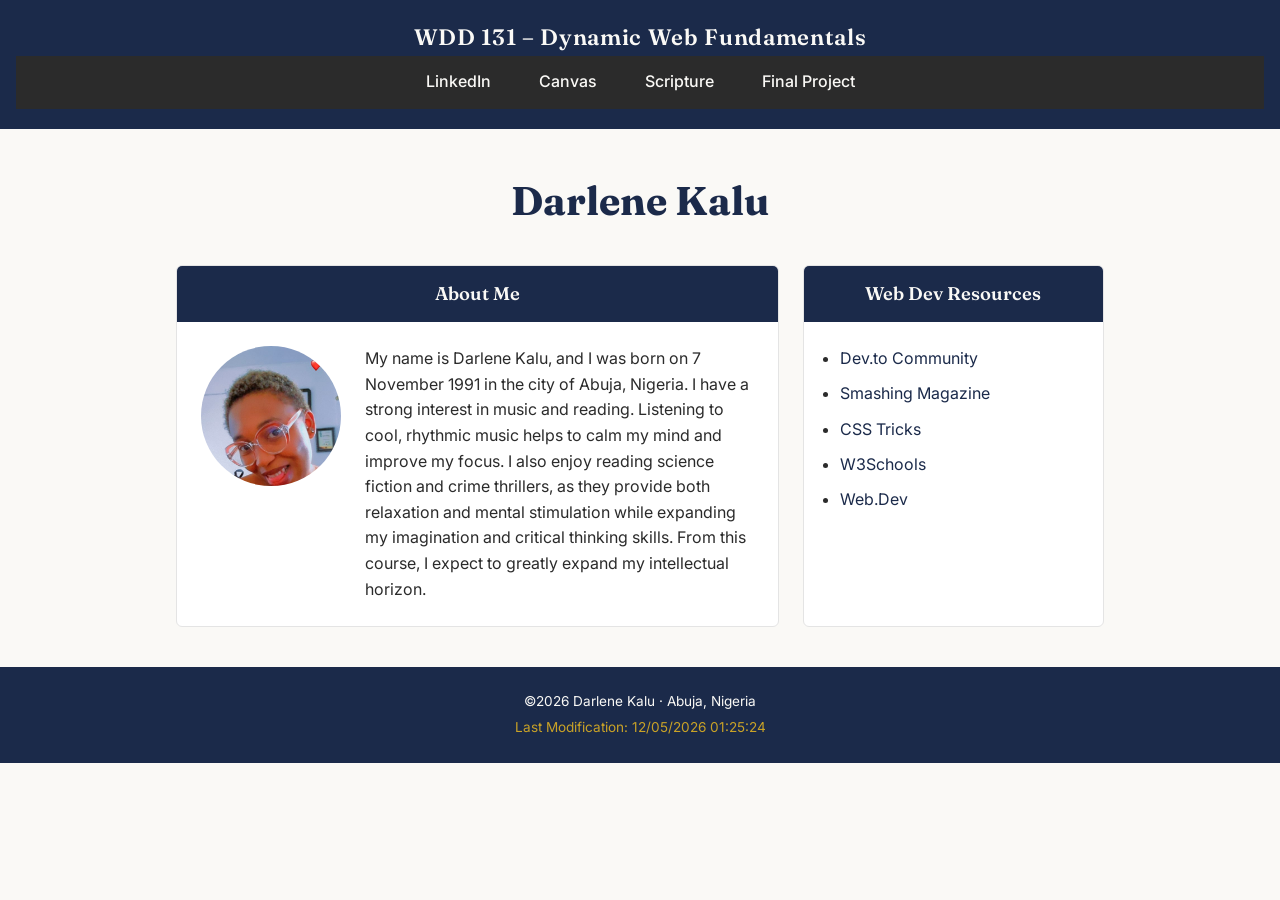
<file: index.html>
<!DOCTYPE html>
<html lang="en">

<head>
    <meta charset="UTF-8">
    <meta name="viewport" content="width=device-width, initial-scale=1.0">
    <title>WDD 131 – Dynamic Web Fundamentals – Darlene Kalu</title>
    <meta name="description" content="WDD 131 – Dynamic Web Fundamentals course home page for Darlene Kalu, featuring an About Me profile and a curated list of web development resources.">
    <meta name="author" content="Darlene Kalu">

    <link rel="preconnect" href="https://fonts.googleapis.com">
    <link rel="preconnect" href="https://fonts.gstatic.com" crossorigin>
    <link href="https://fonts.googleapis.com/css2?family=Fraunces:opsz,wght@9..144,500;9..144,600;9..144,700&family=Inter:wght@400;500;600&display=swap" rel="stylesheet">

    <link rel="stylesheet" href="styles/base.css">
    <script src="scripts/getdates.js" defer></script>
</head>

<body>
    <header>
        <span id="course-title">WDD 131 – Dynamic Web Fundamentals</span>
        <nav>
            <ul>
                <li><a href="https://www.linkedin.com/in/darlenekalu/" target="_blank" rel="noopener">LinkedIn</a></li>
                <li><a href="https://byupw.instructure.com/" target="_blank" rel="noopener">Canvas</a></li>
                <li><a href="https://www.churchofjesuschrist.org/study/scriptures/nt/eph/6?lang=eng&id=p18#p18" target="_blank" rel="noopener">Scripture</a></li>
                <li><a href="https://github.com/kaluScripts/wdd131" target="_blank" rel="noopener">Final Project</a></li>
            </ul>
        </nav>
    </header>

    <main>
        <h1>Darlene Kalu</h1>

        <div class="card-grid">
            <section class="card">
                <h2>About Me</h2>
                <div class="about-content">
                    <img src="images/profile.jpg" alt="Darlene Kalu, a young woman with short natural hair and round glasses, smiling warmly in a black floral top" width="160" height="160" class="profile-photo">
                    <p>
                        My name is Darlene Kalu, and I was born on 7 November 1991 in the city of
                        Abuja, Nigeria. I have a strong interest in music and reading. Listening to
                        cool, rhythmic music helps to calm my mind and improve my focus. I also enjoy
                        reading science fiction and crime thrillers, as they provide both relaxation
                        and mental stimulation while expanding my imagination and critical thinking
                        skills. From this course, I expect to greatly expand my intellectual horizon.
                    </p>
                </div>
            </section>

            <section class="card">
                <h2>Web Dev Resources</h2>
                <ul class="resource-list">
                    <li><a href="https://dev.to/" target="_blank" rel="noopener">Dev.to Community</a></li>
                    <li><a href="https://www.smashingmagazine.com/" target="_blank" rel="noopener">Smashing Magazine</a></li>
                    <li><a href="https://css-tricks.com/" target="_blank" rel="noopener">CSS Tricks</a></li>
                    <li><a href="https://www.w3schools.com/" target="_blank" rel="noopener">W3Schools</a></li>
                    <li><a href="https://web.dev/learn" target="_blank" rel="noopener">Web.Dev</a></li>
                </ul>
            </section>
        </div>
    </main>

    <footer>
        <p>&copy;<span id="currentyear"></span> Darlene Kalu &middot; Abuja, Nigeria</p>
        <p id="lastModified"></p>
    </footer>
</body>

</html>
</file>
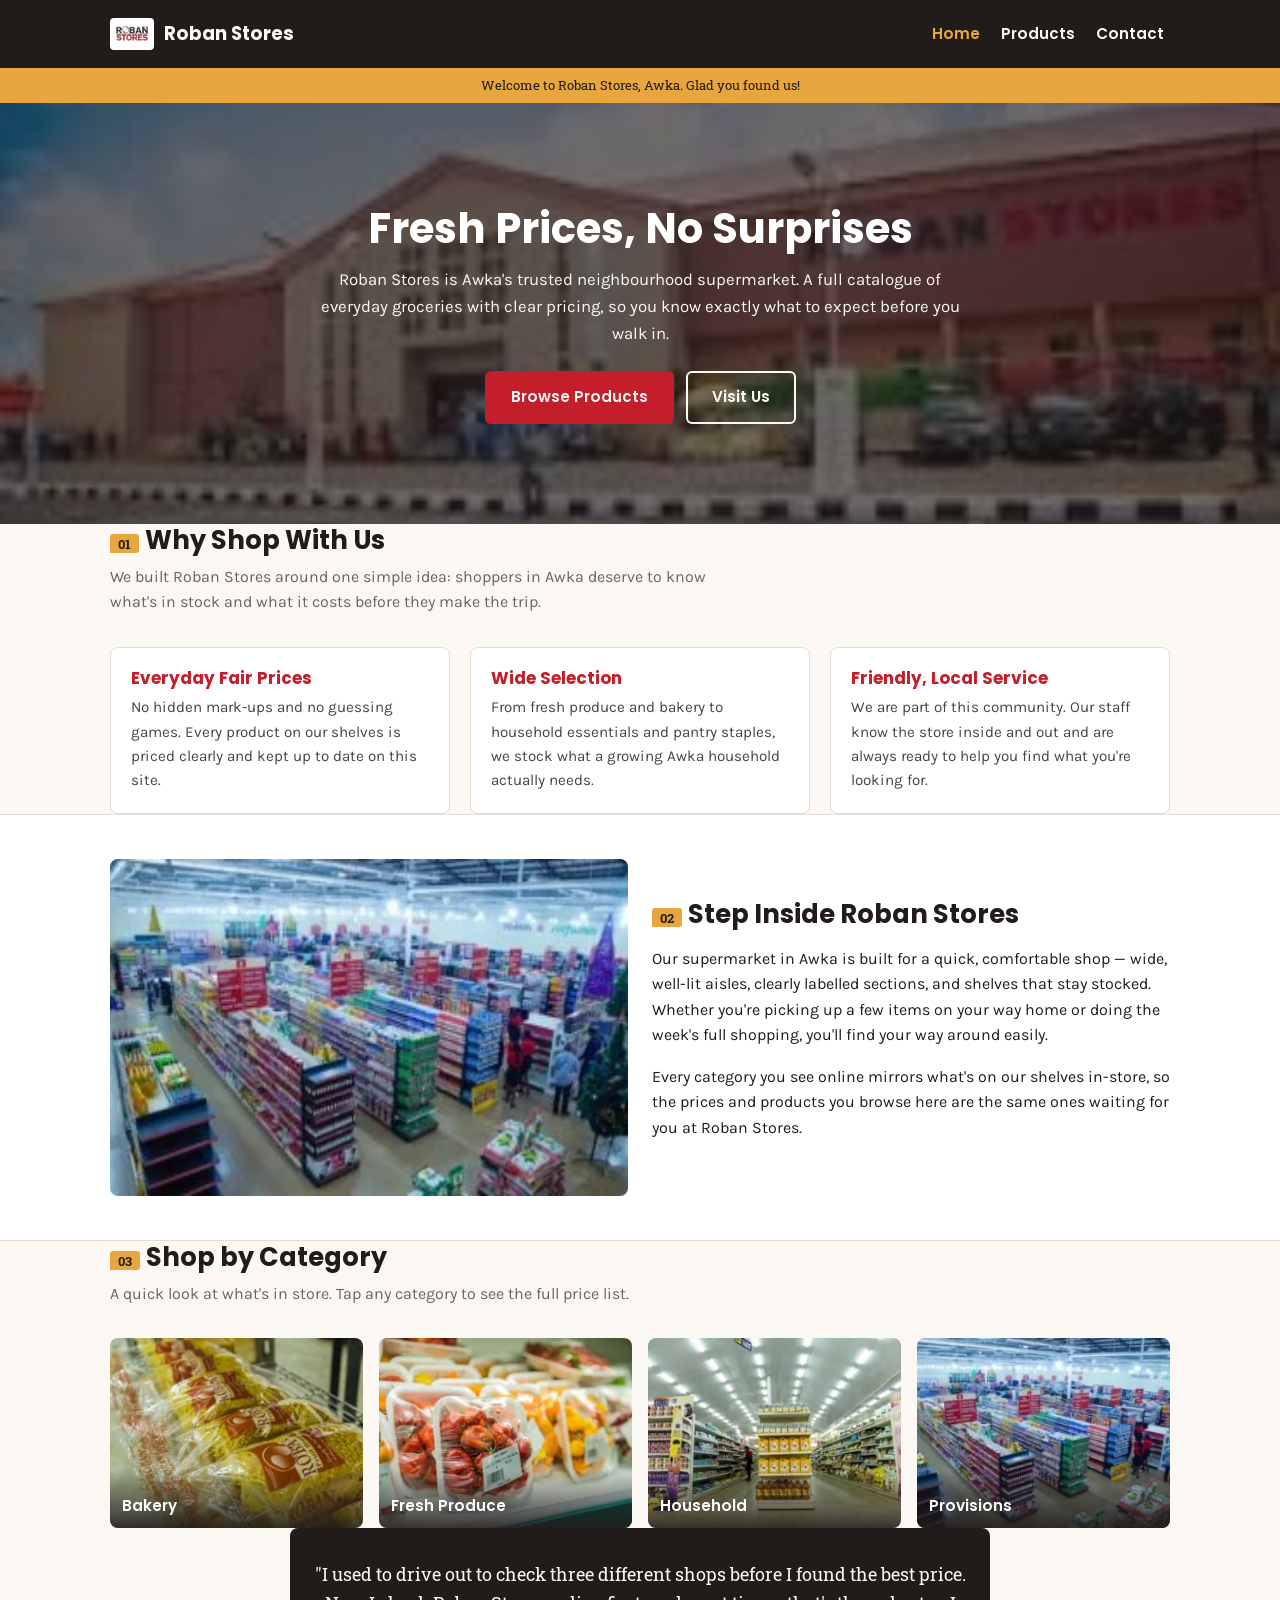
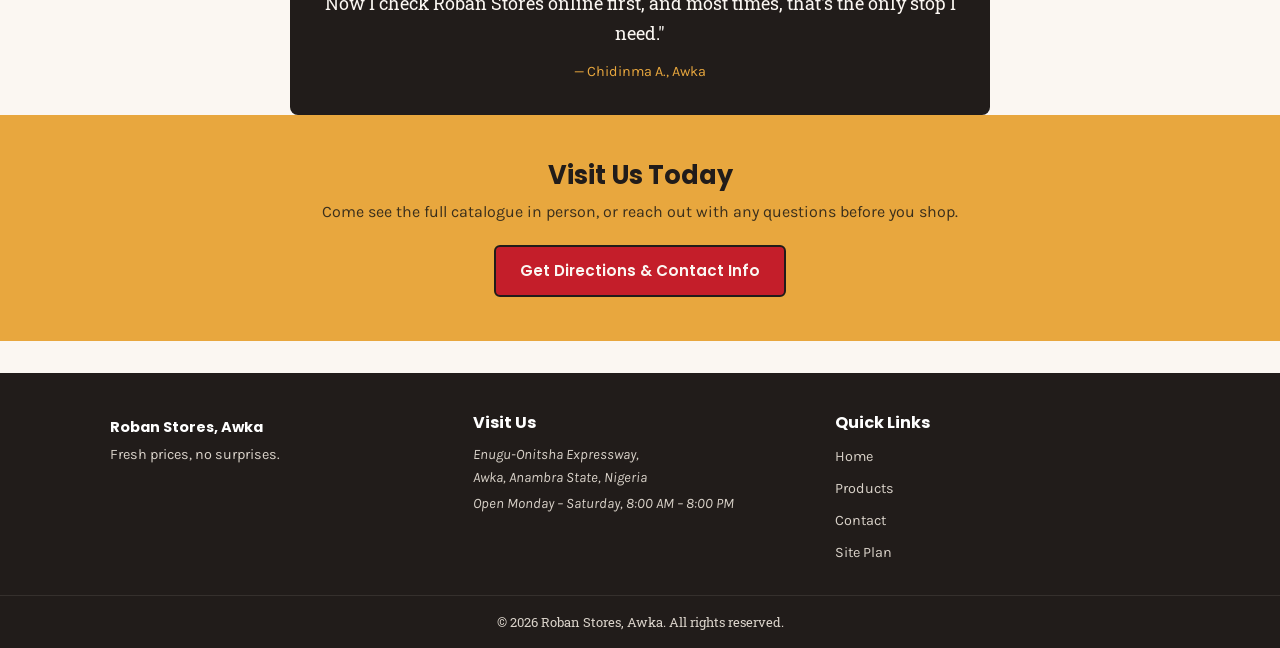
<file: project/index.html>
<!DOCTYPE html>
<html lang="en">
<head>
  <meta charset="UTF-8">
  <meta name="viewport" content="width=device-width, initial-scale=1.0">
  <title>Roban Stores, Awka | Fresh Prices, No Surprises</title>
  <meta name="description" content="Roban Stores is a supermarket in Awka, Anambra State offering fresh produce, bakery, household, and pantry essentials at fair prices. Browse the catalogue and get in touch.">
  <link rel="preconnect" href="https://fonts.googleapis.com">
  <link rel="preconnect" href="https://fonts.gstatic.com" crossorigin>
  <link href="https://fonts.googleapis.com/css2?family=Poppins:wght@600;700&family=Karla:wght@400;500;700&family=Roboto+Slab:wght@500;700&display=swap" rel="stylesheet">
  <link rel="stylesheet" href="styles/styles.css">
</head>
<body>

  <a class="skip-link" href="#main-content">Skip to main content</a>

  <header class="site-header">
    <div class="header-inner">
      <a href="index.html" class="brand">
        <img src="images/roban-stores-awka-logo.webp" alt="Roban Stores logo" class="brand-logo" width="44" height="32">
        <span class="brand-name">Roban Stores</span>
      </a>
      <button type="button" class="nav-toggle" id="navToggle" aria-expanded="false" aria-controls="primaryNav">
        <span class="sr-only">Open menu</span>
        <span class="hamburger"></span>
      </button>
      <nav class="primary-nav" id="primaryNav" aria-label="Primary">
        <ul>
          <li><a href="index.html">Home</a></li>
          <li><a href="products.html">Products</a></li>
          <li><a href="contact.html">Contact</a></li>
        </ul>
      </nav>
    </div>
  </header>

  <div class="visit-bar">
    <p id="visitBadge">Welcome to Roban Stores, Awka!</p>
  </div>

  <main id="main-content">

    <section class="hero hero-home">
      <div class="hero-content">
        <h1>Fresh Prices, No Surprises</h1>
        <p>Roban Stores is Awka's trusted neighbourhood supermarket. A full catalogue of everyday groceries with clear pricing, so you know exactly what to expect before you walk in.</p>
        <div class="hero-actions">
          <a href="products.html" class="btn btn-primary">Browse Products</a>
          <a href="contact.html" class="btn btn-secondary">Visit Us</a>
        </div>
      </div>
    </section>

    <section class="wrap">
      <h2 class="section-title"><span class="tag-number">01</span>Why Shop With Us</h2>
      <p class="section-lead">We built Roban Stores around one simple idea: shoppers in Awka deserve to know what's in stock and what it costs before they make the trip.</p>
      <div class="value-grid">
        <div class="value-card">
          <h3>Everyday Fair Prices</h3>
          <p>No hidden mark-ups and no guessing games. Every product on our shelves is priced clearly and kept up to date on this site.</p>
        </div>
        <div class="value-card">
          <h3>Wide Selection</h3>
          <p>From fresh produce and bakery to household essentials and pantry staples, we stock what a growing Awka household actually needs.</p>
        </div>
        <div class="value-card">
          <h3>Friendly, Local Service</h3>
          <p>We are part of this community. Our staff know the store inside and out and are always ready to help you find what you're looking for.</p>
        </div>
      </div>
    </section>

    <section class="about-strip">
      <div class="wrap about-grid">
        <img src="images/category-provisions.webp" alt="Wide view of a fully stocked Roban Stores aisle with shelves of packaged goods and a checkout area in the background" width="600" height="337" loading="lazy">
        <div>
          <h2 class="section-title"><span class="tag-number">02</span>Step Inside Roban Stores</h2>
          <p>Our supermarket in Awka is built for a quick, comfortable shop — wide, well-lit aisles, clearly labelled sections, and shelves that stay stocked. Whether you're picking up a few items on your way home or doing the week's full shopping, you'll find your way around easily.</p>
          <p>Every category you see online mirrors what's on our shelves in-store, so the prices and products you browse here are the same ones waiting for you at Roban Stores.</p>
        </div>
      </div>
    </section>

    <section class="wrap">
      <h2 class="section-title"><span class="tag-number">03</span>Shop by Category</h2>
      <p class="section-lead">A quick look at what's in store. Tap any category to see the full price list.</p>
      <div class="category-grid">
        <a class="category-card" href="products.html?category=Bakery">
          <img src="images/category-bakery.webp" alt="Freshly packaged loaves of Roban bread on a cooling rack" width="300" height="200" loading="lazy">
          <span class="category-label">Bakery</span>
        </a>
        <a class="category-card" href="products.html?category=Produce">
          <img src="images/category-produce.webp" alt="Fresh tomatoes and fruit packed in trays on a store shelf" width="300" height="200" loading="lazy">
          <span class="category-label">Fresh Produce</span>
        </a>
        <a class="category-card" href="products.html?category=Household">
          <img src="images/category-household.webp" alt="Supermarket aisle stocked with detergents and household items" width="300" height="200" loading="lazy">
          <span class="category-label">Household</span>
        </a>
        <a class="category-card" href="products.html?category=Provisions">
          <img src="images/category-provisions.webp" alt="Shelves stocked with pantry provisions inside Roban Stores" width="300" height="200" loading="lazy">
          <span class="category-label">Provisions</span>
        </a>
      </div>
    </section>

    <section class="wrap">
      <div class="testimonial">
        <p class="quote">"I used to drive out to check three different shops before I found the best price. Now I check Roban Stores online first, and most times, that's the only stop I need."</p>
        <p class="attribution">— Chidinma A., Awka</p>
      </div>
    </section>

    <section class="cta-banner">
      <div class="wrap">
        <h2 class="section-title">Visit Us Today</h2>
        <p>Come see the full catalogue in person, or reach out with any questions before you shop.</p>
        <a href="contact.html" class="btn btn-primary">Get Directions &amp; Contact Info</a>
      </div>
    </section>

  </main>

  <footer class="site-footer">
    <div class="footer-inner">
      <div>
        <p class="footer-brand">Roban Stores, Awka</p>
        <p>Fresh prices, no surprises.</p>
      </div>
      <div>
        <h2>Visit Us</h2>
        <address>
          <p>Enugu-Onitsha Expressway,<br>Awka, Anambra State, Nigeria</p>
          <p>Open Monday &ndash; Saturday, 8:00 AM &ndash; 8:00 PM</p>
        </address>
      </div>
      <div>
        <h2>Quick Links</h2>
        <ul>
          <li><a href="index.html">Home</a></li>
          <li><a href="products.html">Products</a></li>
          <li><a href="contact.html">Contact</a></li>
          <li><a href="siteplan.html">Site Plan</a></li>
        </ul>
      </div>
    </div>
    <p class="copyright">&copy; <span id="year"></span> Roban Stores, Awka. All rights reserved.</p>
  </footer>

  <script src="scripts/main.js"></script>
</body>
</html>
</file>
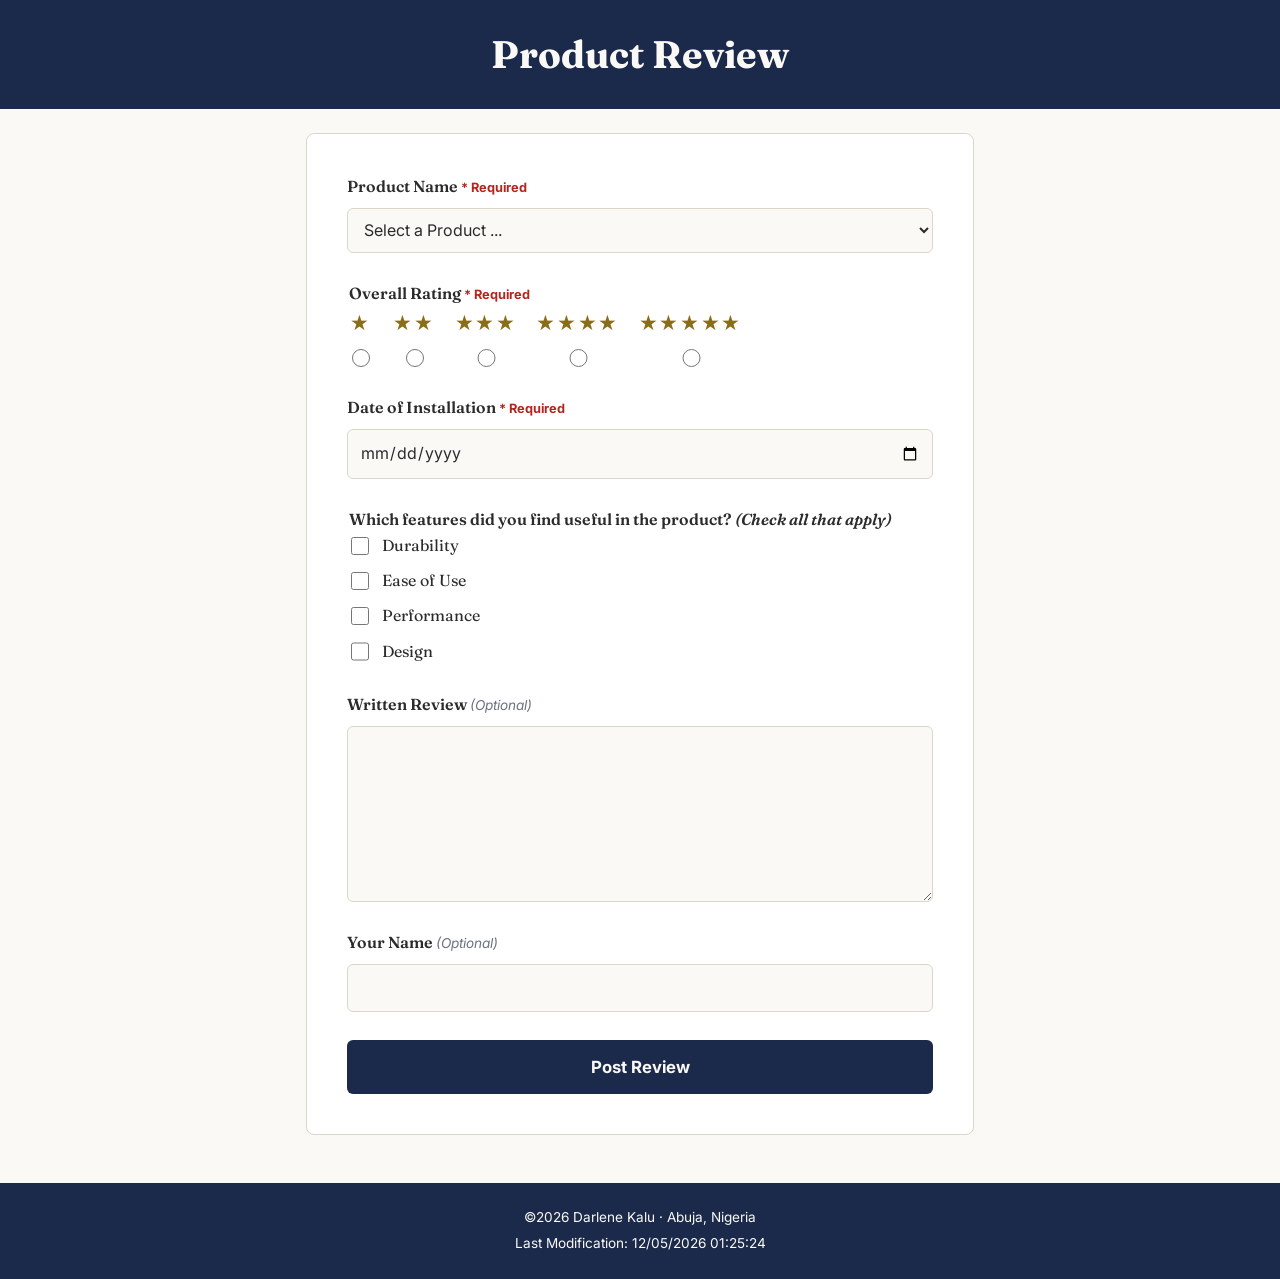
<file: form.html>
<!DOCTYPE html>
<html lang="en">

<head>
    <meta charset="UTF-8">
    <meta name="viewport" content="width=device-width, initial-scale=1.0">
    <title>WDD 131 – Product Review Form – Darlene Kalu</title>
    <meta name="description" content="A product review submission form built for WDD 131 – Dynamic Web Fundamentals by Darlene Kalu.">
    <meta name="author" content="Darlene Kalu">

    <link rel="preconnect" href="https://fonts.googleapis.com">
    <link rel="preconnect" href="https://fonts.gstatic.com" crossorigin>
    <link href="https://fonts.googleapis.com/css2?family=Fraunces:opsz,wght@9..144,500;9..144,600;9..144,700&family=Inter:wght@400;500;600&display=swap" rel="stylesheet">

    <link rel="stylesheet" href="styles/form.css">
    <script src="scripts/form.js" defer></script>
</head>

<body>
    <header>
        <span id="site-title">Product Review</span>
    </header>

    <main>
        <form method="get" action="review.html" id="review-form">

            <div class="field">
                <label for="product">Product Name <span class="required-flag">* Required</span></label>
                <select id="product" name="product" required>
                    <option value="" disabled selected>Select a Product ...</option>
                </select>
            </div>

            <fieldset class="field">
                <legend>Overall Rating <span class="required-flag">* Required</span></legend>
                <div class="rating-group">
                    <label class="rating-option" for="rating-1">
                        <span class="stars" aria-hidden="true">&starf;</span>
                        <input type="radio" id="rating-1" name="rating" value="1" required>
                        <span class="visually-hidden">1 star</span>
                    </label>
                    <label class="rating-option" for="rating-2">
                        <span class="stars" aria-hidden="true">&starf;&starf;</span>
                        <input type="radio" id="rating-2" name="rating" value="2" required>
                        <span class="visually-hidden">2 stars</span>
                    </label>
                    <label class="rating-option" for="rating-3">
                        <span class="stars" aria-hidden="true">&starf;&starf;&starf;</span>
                        <input type="radio" id="rating-3" name="rating" value="3" required>
                        <span class="visually-hidden">3 stars</span>
                    </label>
                    <label class="rating-option" for="rating-4">
                        <span class="stars" aria-hidden="true">&starf;&starf;&starf;&starf;</span>
                        <input type="radio" id="rating-4" name="rating" value="4" required>
                        <span class="visually-hidden">4 stars</span>
                    </label>
                    <label class="rating-option" for="rating-5">
                        <span class="stars" aria-hidden="true">&starf;&starf;&starf;&starf;&starf;</span>
                        <input type="radio" id="rating-5" name="rating" value="5" required>
                        <span class="visually-hidden">5 stars</span>
                    </label>
                </div>
            </fieldset>

            <div class="field">
                <label for="install-date">Date of Installation <span class="required-flag">* Required</span></label>
                <input type="date" id="install-date" name="installDate" required>
            </div>

            <fieldset class="field">
                <legend>Which features did you find useful in the product? <em>(Check all that apply)</em></legend>
                <div class="checkbox-group">
                    <label class="checkbox-option" for="feature-durability">
                        <input type="checkbox" id="feature-durability" name="features" value="Durability">
                        Durability
                    </label>
                    <label class="checkbox-option" for="feature-ease">
                        <input type="checkbox" id="feature-ease" name="features" value="Ease of Use">
                        Ease of Use
                    </label>
                    <label class="checkbox-option" for="feature-performance">
                        <input type="checkbox" id="feature-performance" name="features" value="Performance">
                        Performance
                    </label>
                    <label class="checkbox-option" for="feature-design">
                        <input type="checkbox" id="feature-design" name="features" value="Design">
                        Design
                    </label>
                </div>
            </fieldset>

            <div class="field">
                <label for="review">Written Review <span class="optional-flag">(Optional)</span></label>
                <textarea id="review" name="review" rows="6"></textarea>
            </div>

            <div class="field">
                <label for="username">Your Name <span class="optional-flag">(Optional)</span></label>
                <input type="text" id="username" name="username">
            </div>

            <div class="field">
                <input type="submit" value="Post Review">
            </div>

        </form>
    </main>

    <footer>
        <p>&copy;<span id="currentyear"></span> Darlene Kalu &middot; Abuja, Nigeria</p>
        <p id="lastModified"></p>
    </footer>
</body>

</html>
</file>
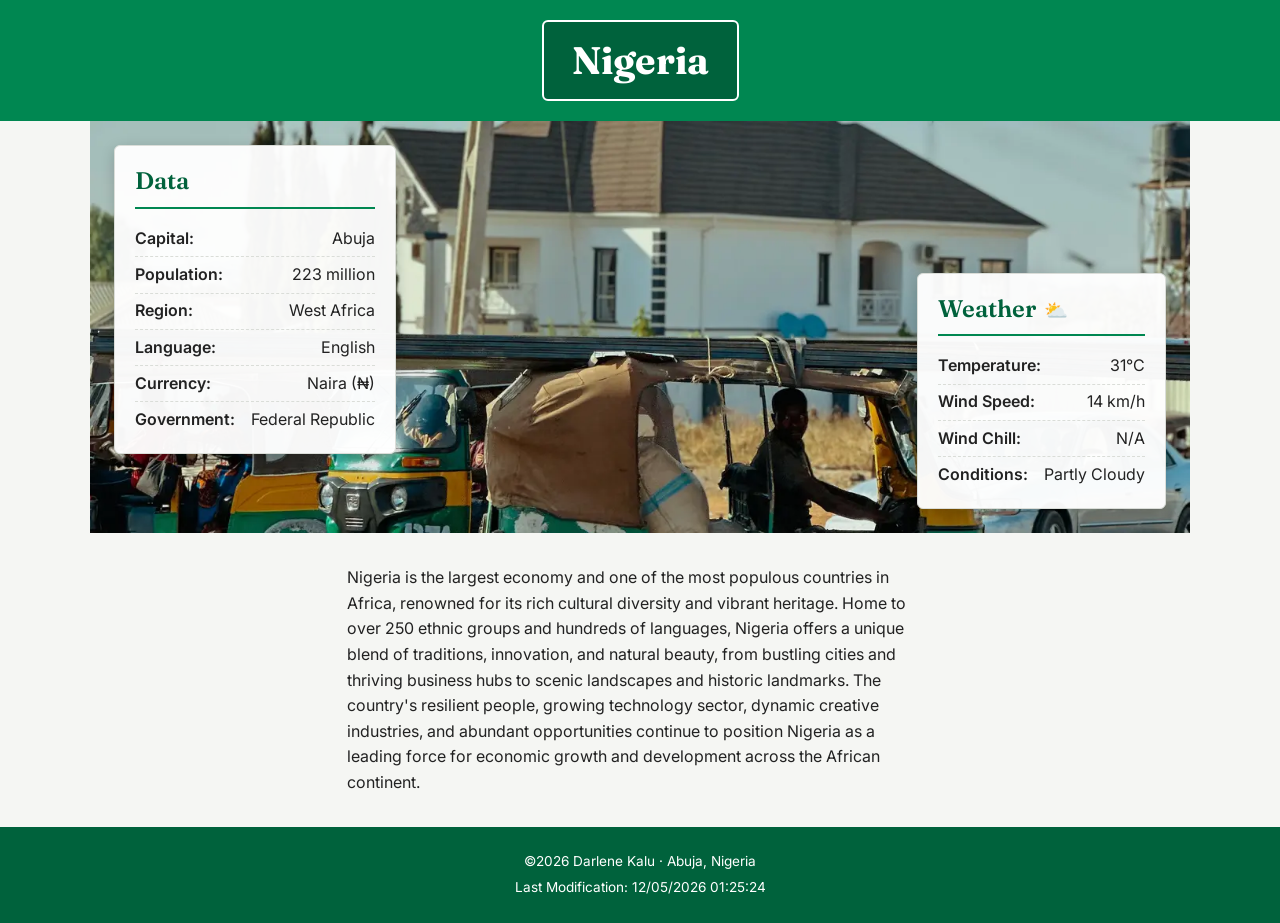
<file: place.html>
<!DOCTYPE html>
<html lang="en">

<head>
    <meta charset="UTF-8">
    <meta name="viewport" content="width=device-width, initial-scale=1.0">
    <title>WDD 131 – Nigeria Country Page – Darlene Kalu</title>
    <meta name="description" content="A responsive country profile page for Nigeria, featuring key data and current weather, built for WDD 131 – Dynamic Web Fundamentals by Darlene Kalu.">
    <meta name="author" content="Darlene Kalu">

    <link rel="preconnect" href="https://fonts.googleapis.com">
    <link rel="preconnect" href="https://fonts.gstatic.com" crossorigin>
    <link href="https://fonts.googleapis.com/css2?family=Fraunces:opsz,wght@9..144,500;9..144,600;9..144,700&family=Inter:wght@400;500;600&display=swap" rel="stylesheet">

    <link rel="stylesheet" href="styles/place.css">
    <script src="scripts/place.js" defer></script>
</head>

<body>
    <header>
        <h1 id="place-title">Nigeria</h1>
    </header>

    <main>
        <div class="hero-wrap">
            <picture>
                <source media="(min-width: 900px)" srcset="images/nigeria-hero-large.webp">
                <source media="(min-width: 600px)" srcset="images/nigeria-hero-medium.webp">
                <img src="images/nigeria-hero-small.webp" alt="Nigerians waving the green-white-green flag amid the energy of everyday life" width="640" height="800" class="hero-image">
            </picture>

            <section class="card data-card">
                <h2>Data</h2>
                <ul class="info-list">
                    <li><span class="label">Capital:</span><span class="value">Abuja</span></li>
                    <li><span class="label">Population:</span><span class="value">223 million</span></li>
                    <li><span class="label">Region:</span><span class="value">West Africa</span></li>
                    <li><span class="label">Language:</span><span class="value">English</span></li>
                    <li><span class="label">Currency:</span><span class="value">Naira (₦)</span></li>
                    <li><span class="label">Government:</span><span class="value">Federal Republic</span></li>
                </ul>
            </section>

            <section class="card weather-card">
                <h2 class="weather-heading">Weather</h2>
                <img src="images/weather-icon.svg" alt="Partly cloudy weather icon" class="weather-icon-mobile" width="40" height="40">
                <ul class="info-list">
                    <li><span class="label">Temperature:</span><span class="value">31&deg;C</span></li>
                    <li><span class="label">Wind Speed:</span><span class="value">14 km/h</span></li>
                    <li><span class="label">Wind Chill:</span><span class="value" id="windchill"></span></li>
                    <li><span class="label">Conditions:</span><span class="value">Partly Cloudy</span></li>
                </ul>
            </section>
        </div>

        <p class="about">
            Nigeria is the largest economy and one of the most populous countries in Africa, renowned for its rich
            cultural diversity and vibrant heritage. Home to over 250 ethnic groups and hundreds of languages,
            Nigeria offers a unique blend of traditions, innovation, and natural beauty, from bustling cities and
            thriving business hubs to scenic landscapes and historic landmarks. The country's resilient people,
            growing technology sector, dynamic creative industries, and abundant opportunities continue to
            position Nigeria as a leading force for economic growth and development across the African continent.
        </p>
    </main>

    <footer>
        <p>&copy;<span id="currentyear"></span> Darlene Kalu &middot; Abuja, Nigeria</p>
        <p id="lastModified"></p>
    </footer>
</body>

</html>
</file>
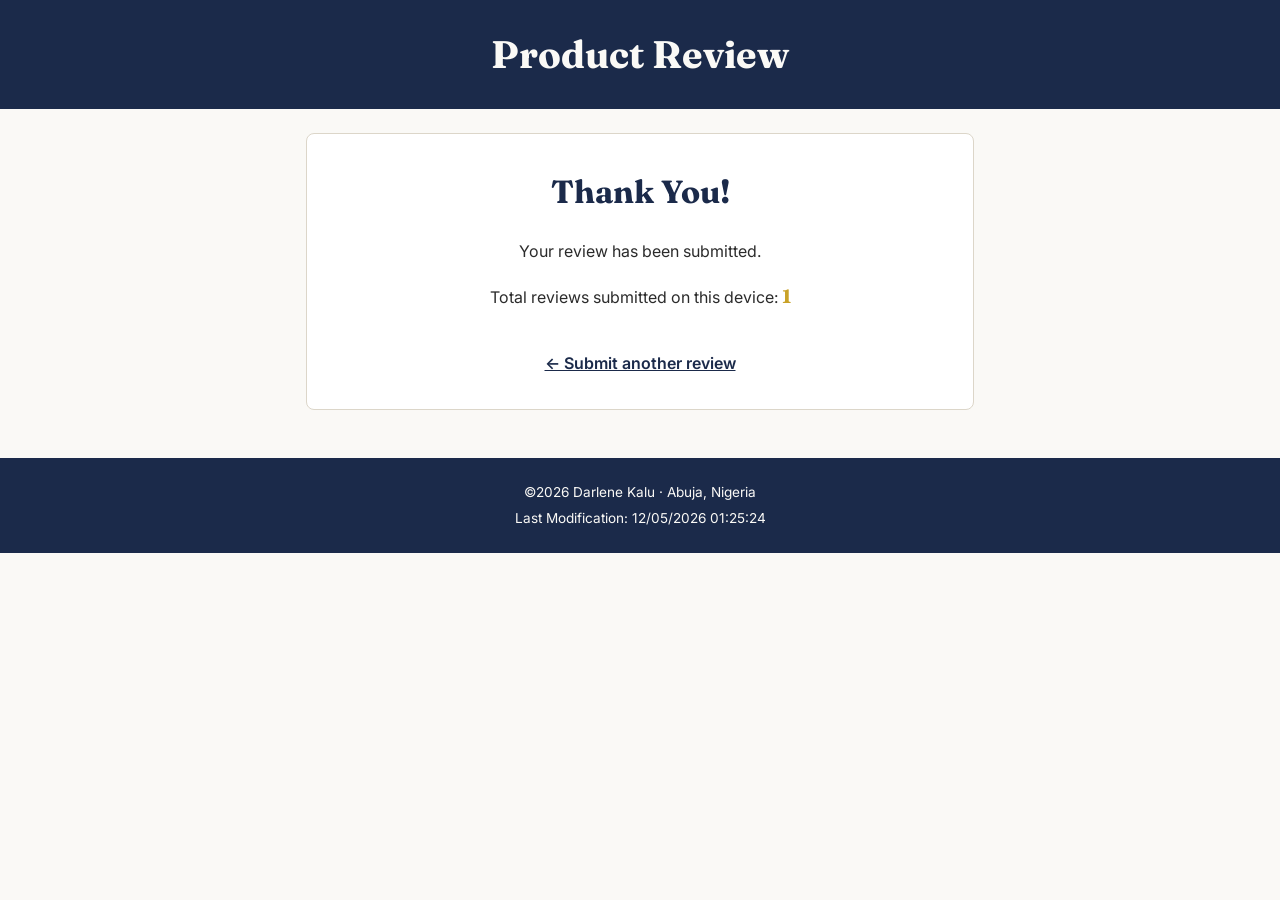
<file: review.html>
<!DOCTYPE html>
<html lang="en">

<head>
    <meta charset="UTF-8">
    <meta name="viewport" content="width=device-width, initial-scale=1.0">
    <title>WDD 131 – Review Submitted – Darlene Kalu</title>
    <meta name="description" content="Confirmation page for a submitted product review, built for WDD 131 – Dynamic Web Fundamentals by Darlene Kalu.">
    <meta name="author" content="Darlene Kalu">

    <link rel="preconnect" href="https://fonts.googleapis.com">
    <link rel="preconnect" href="https://fonts.gstatic.com" crossorigin>
    <link href="https://fonts.googleapis.com/css2?family=Fraunces:opsz,wght@9..144,500;9..144,600;9..144,700&family=Inter:wght@400;500;600&display=swap" rel="stylesheet">

    <link rel="stylesheet" href="styles/form.css">
    <script src="scripts/review.js" defer></script>
</head>

<body>
    <header>
        <span id="site-title">Product Review</span>
    </header>

    <main>
        <div class="confirmation-card">
            <h1>Thank You!</h1>
            <p id="confirmation-message">Your review has been submitted.</p>
            <p>Total reviews submitted on this device: <span class="review-count" id="review-count">0</span></p>
            <a href="form.html">&larr; Submit another review</a>
        </div>
    </main>

    <footer>
        <p>&copy;<span id="currentyear"></span> Darlene Kalu &middot; Abuja, Nigeria</p>
        <p id="lastModified"></p>
    </footer>
</body>

</html>
</file>
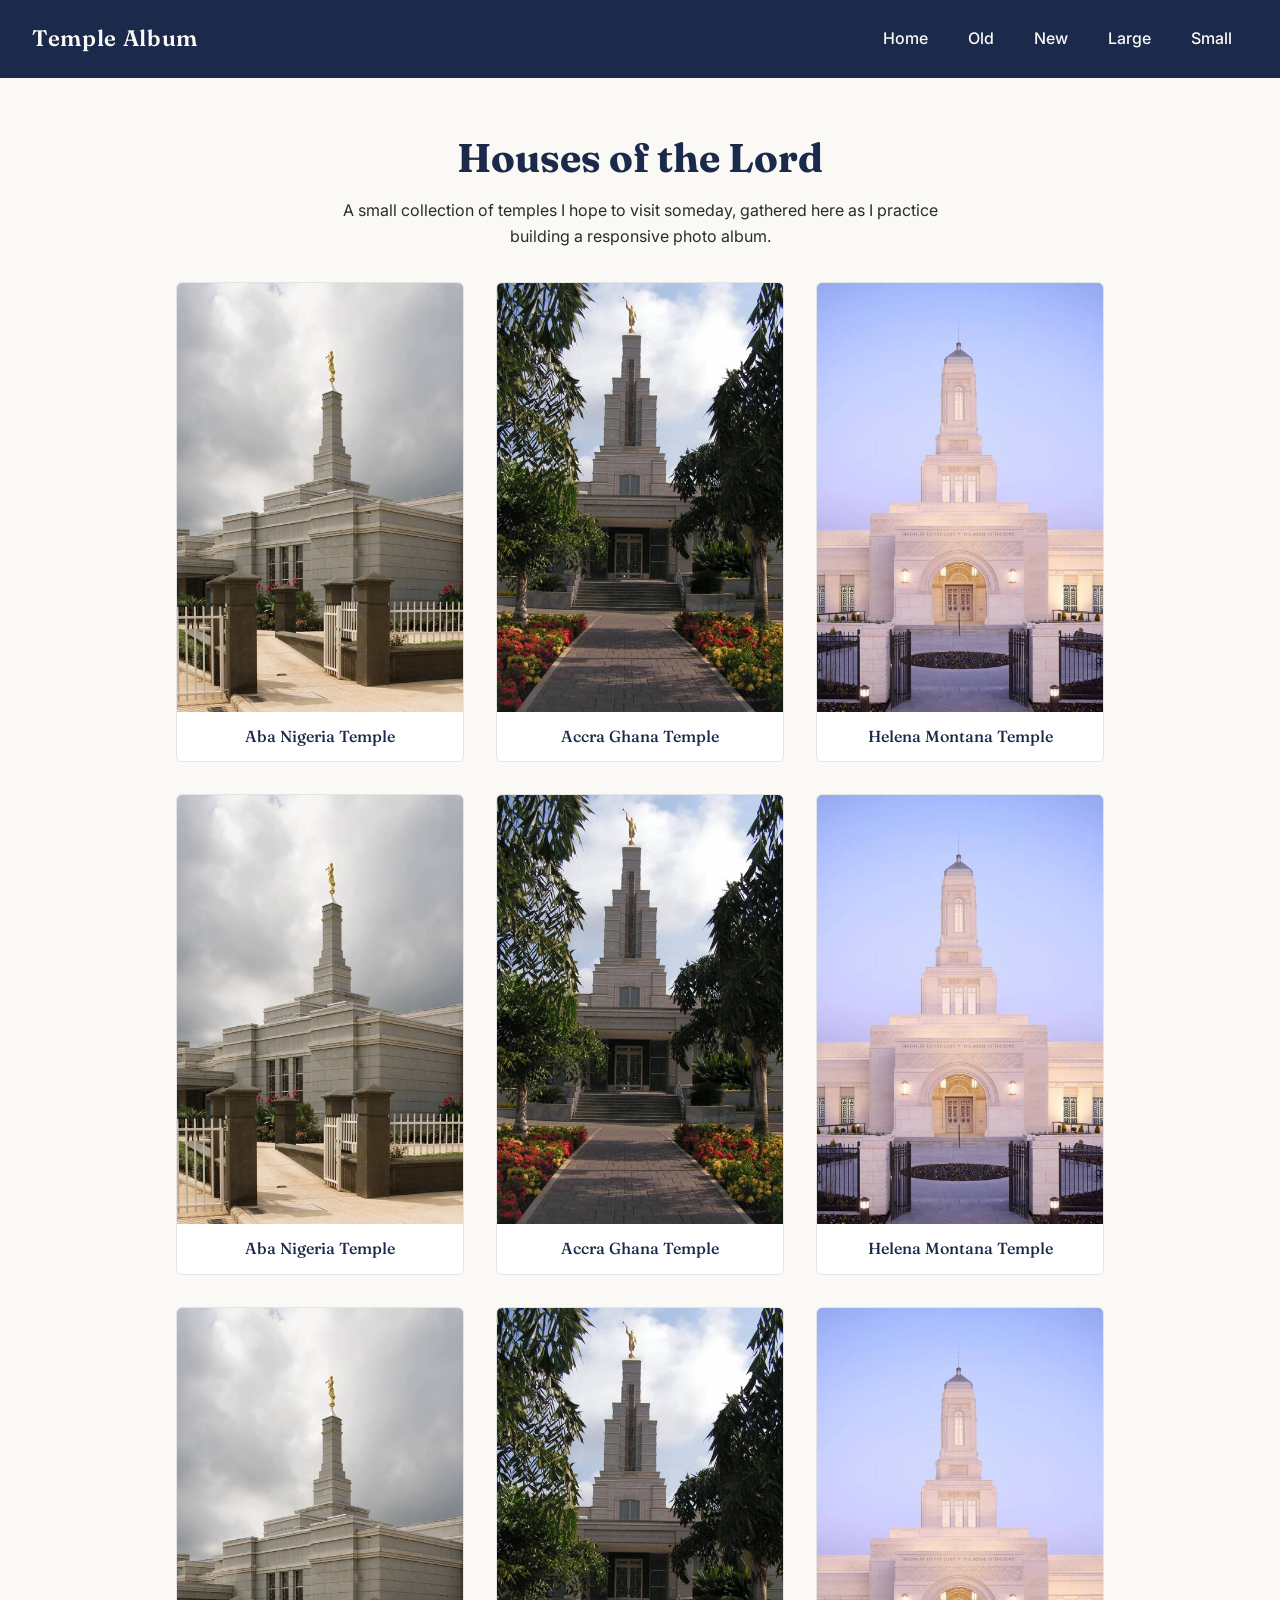
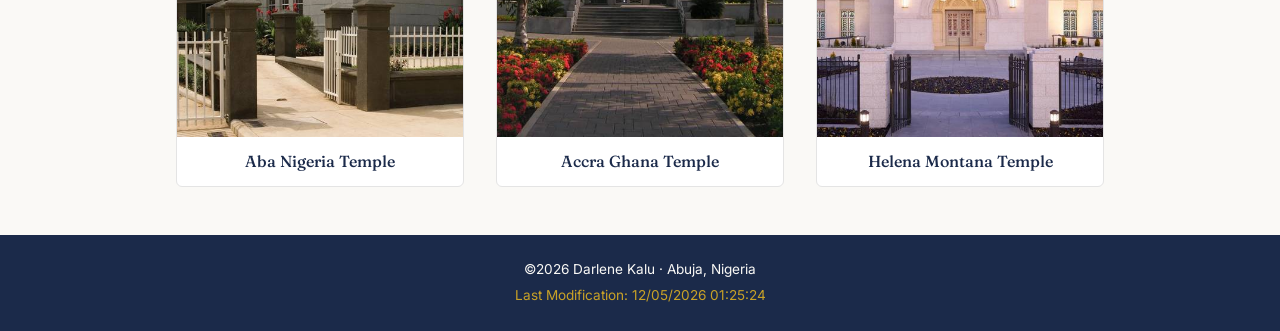
<file: temples.html>
<!DOCTYPE html>
<html lang="en">

<head>
    <meta charset="UTF-8">
    <meta name="viewport" content="width=device-width, initial-scale=1.0">
    <title>WDD 131 – Temple Album – Darlene Kalu</title>
    <meta name="description" content="A responsive photo album of temples from around the world, built for WDD 131 – Dynamic Web Fundamentals by Darlene Kalu.">
    <meta name="author" content="Darlene Kalu">

    <link rel="preconnect" href="https://fonts.googleapis.com">
    <link rel="preconnect" href="https://fonts.gstatic.com" crossorigin>
    <link href="https://fonts.googleapis.com/css2?family=Fraunces:opsz,wght@9..144,500;9..144,600;9..144,700&family=Inter:wght@400;500;600&display=swap" rel="stylesheet">

    <!-- Mobile-first: base styles load first, larger-view styles are layered on for wider screens -->
    <link rel="stylesheet" href="styles/temples.css">
    <link rel="stylesheet" href="styles/temples-large.css">

    <script src="scripts/temples.js" defer></script>
</head>

<body>
    <header>
        <span id="site-title">Temple Album</span>
        <nav>
            <button id="hamburger-btn" aria-label="Toggle navigation menu" aria-expanded="false">
                <span id="hamburger-icon">&#9776;</span>
            </button>
            <ul id="nav-menu">
                <li><a href="index.html">Home</a></li>
                <li><a href="#">Old</a></li>
                <li><a href="#">New</a></li>
                <li><a href="#">Large</a></li>
                <li><a href="#">Small</a></li>
            </ul>
        </nav>
    </header>

    <main>
        <h1>Houses of the Lord</h1>
        <p class="intro">A small collection of temples I hope to visit someday, gathered here as I practice building a responsive photo album.</p>

        <div class="gallery">
            <figure>
                <img src="images/aba-nigeria-temple.jpg" alt="The Aba Nigeria Temple with its spire against a cloudy sky" width="480" height="720" loading="lazy">
                <figcaption>Aba Nigeria Temple</figcaption>
            </figure>
            <figure>
                <img src="images/accra-ghana-temple.jpg" alt="The Accra Ghana Temple entrance framed by tall palm trees" width="480" height="720" loading="lazy">
                <figcaption>Accra Ghana Temple</figcaption>
            </figure>
            <figure>
                <img src="images/helena-montana-temple.jpg" alt="The Helena Montana Temple tower lit at dusk" width="480" height="720" loading="lazy">
                <figcaption>Helena Montana Temple</figcaption>
            </figure>
            <figure>
                <img src="images/aba-nigeria-temple.jpg" alt="The Aba Nigeria Temple with its spire against a cloudy sky" width="480" height="720" loading="lazy">
                <figcaption>Aba Nigeria Temple</figcaption>
            </figure>
            <figure>
                <img src="images/accra-ghana-temple.jpg" alt="The Accra Ghana Temple entrance framed by tall palm trees" width="480" height="720" loading="lazy">
                <figcaption>Accra Ghana Temple</figcaption>
            </figure>
            <figure>
                <img src="images/helena-montana-temple.jpg" alt="The Helena Montana Temple tower lit at dusk" width="480" height="720" loading="lazy">
                <figcaption>Helena Montana Temple</figcaption>
            </figure>
            <figure>
                <img src="images/aba-nigeria-temple.jpg" alt="The Aba Nigeria Temple with its spire against a cloudy sky" width="480" height="720" loading="lazy">
                <figcaption>Aba Nigeria Temple</figcaption>
            </figure>
            <figure>
                <img src="images/accra-ghana-temple.jpg" alt="The Accra Ghana Temple entrance framed by tall palm trees" width="480" height="720" loading="lazy">
                <figcaption>Accra Ghana Temple</figcaption>
            </figure>
            <figure>
                <img src="images/helena-montana-temple.jpg" alt="The Helena Montana Temple tower lit at dusk" width="480" height="720" loading="lazy">
                <figcaption>Helena Montana Temple</figcaption>
            </figure>
        </div>
    </main>

    <footer>
        <p>&copy;<span id="currentyear"></span> Darlene Kalu &middot; Abuja, Nigeria</p>
        <p id="lastModified"></p>
    </footer>
</body>

</html>
</file>
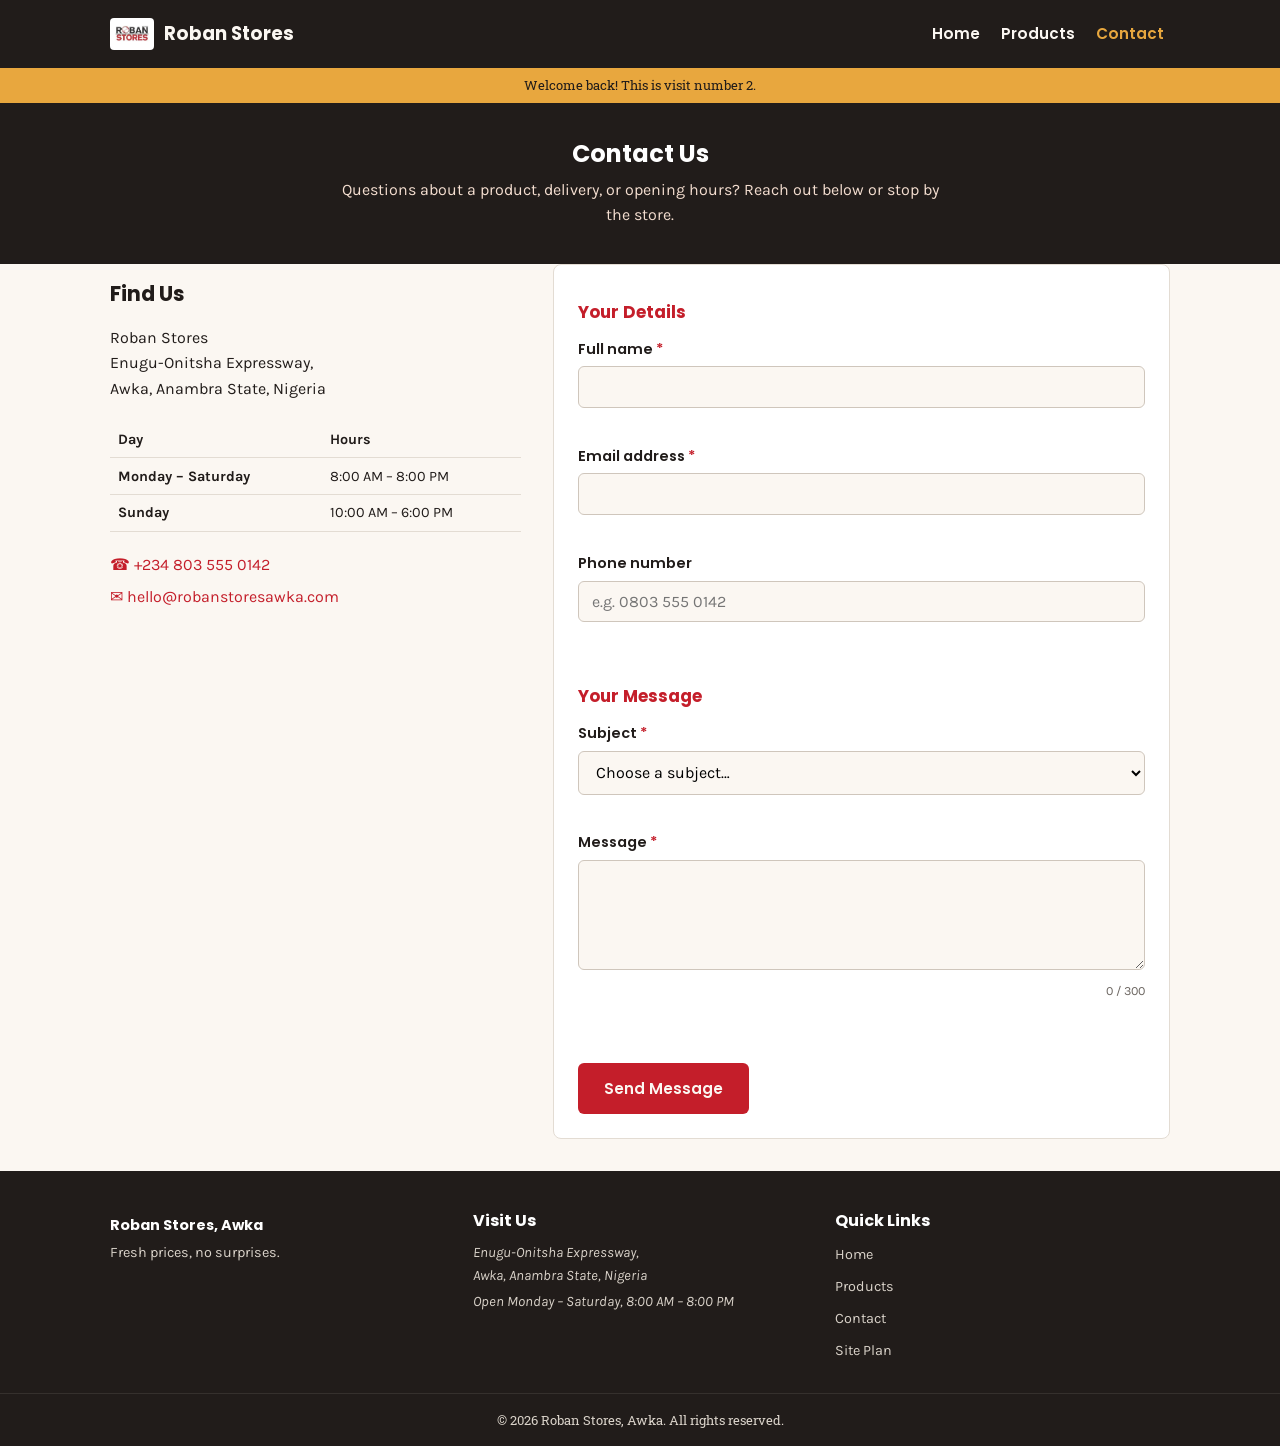
<file: project/contact.html>
<!DOCTYPE html>
<html lang="en">
<head>
  <meta charset="UTF-8">
  <meta name="viewport" content="width=device-width, initial-scale=1.0">
  <title>Contact Us | Roban Stores, Awka</title>
  <meta name="description" content="Get directions to Roban Stores in Awka, Anambra State, see our opening hours, and send us a message about products, delivery, or feedback.">
  <link rel="preconnect" href="https://fonts.googleapis.com">
  <link rel="preconnect" href="https://fonts.gstatic.com" crossorigin>
  <link href="https://fonts.googleapis.com/css2?family=Poppins:wght@600;700&family=Karla:wght@400;500;700&family=Roboto+Slab:wght@500;700&display=swap" rel="stylesheet">
  <link rel="stylesheet" href="styles/styles.css">
</head>
<body>

  <a class="skip-link" href="#main-content">Skip to main content</a>

  <header class="site-header">
    <div class="header-inner">
      <a href="index.html" class="brand">
        <img src="images/roban-stores-awka-logo.webp" alt="Roban Stores logo" class="brand-logo" width="44" height="32">
        <span class="brand-name">Roban Stores</span>
      </a>
      <button type="button" class="nav-toggle" id="navToggle" aria-expanded="false" aria-controls="primaryNav">
        <span class="sr-only">Open menu</span>
        <span class="hamburger"></span>
      </button>
      <nav class="primary-nav" id="primaryNav" aria-label="Primary">
        <ul>
          <li><a href="index.html">Home</a></li>
          <li><a href="products.html">Products</a></li>
          <li><a href="contact.html">Contact</a></li>
        </ul>
      </nav>
    </div>
  </header>

  <div class="visit-bar">
    <p id="visitBadge">Welcome to Roban Stores, Awka!</p>
  </div>

  <main id="main-content">

    <section class="page-banner">
      <h1>Contact Us</h1>
      <p>Questions about a product, delivery, or opening hours? Reach out below or stop by the store.</p>
    </section>

    <section class="wrap">
      <div class="contact-grid">

        <div class="store-info">
          <h2>Find Us</h2>
          <address>
            <p>Roban Stores<br>
              Enugu-Onitsha Expressway,<br>
              Awka, Anambra State, Nigeria</p>
          </address>

          <table class="hours-table">
            <caption class="sr-only">Roban Stores opening hours</caption>
            <thead>
              <tr>
                <th scope="col">Day</th>
                <th scope="col">Hours</th>
              </tr>
            </thead>
            <tbody>
              <tr>
                <th scope="row">Monday &ndash; Saturday</th>
                <td>8:00 AM &ndash; 8:00 PM</td>
              </tr>
              <tr>
                <th scope="row">Sunday</th>
                <td>10:00 AM &ndash; 6:00 PM</td>
              </tr>
            </tbody>
          </table>

          <div class="info-links">
            <a href="tel:+2348031550942">&#9742;&nbsp;+234&nbsp;803&nbsp;555&nbsp;0142</a>
            <a href="mailto:hello@robanstoresawka.com">&#9993; hello@robanstoresawka.com</a>
          </div>
        </div>

        <div class="contact-form-wrap">

          <div class="confirmation-panel hidden" id="confirmationPanel" role="status" aria-live="polite">
            <h2>Message Received</h2>
            <p id="confirmationText"></p>
          </div>

          <form id="contactForm" novalidate>
            <p class="form-note" id="draftNote"></p>

            <fieldset>
              <legend>Your Details</legend>

              <div class="form-row" id="nameRow">
                <label for="fullName">Full name <span class="required-mark">*</span></label>
                <input type="text" id="fullName" name="fullName" autocomplete="name" required minlength="2">
                <p class="field-error" id="nameError"></p>
              </div>

              <div class="form-row" id="emailRow">
                <label for="email">Email address <span class="required-mark">*</span></label>
                <input type="email" id="email" name="email" autocomplete="email" required>
                <p class="field-error" id="emailError"></p>
              </div>

              <div class="form-row" id="phoneRow">
                <label for="phone">Phone number</label>
                <input type="tel" id="phone" name="phone" autocomplete="tel" pattern="^[0-9+\s-]{7,15}$" placeholder="e.g. 0803 555 0142">
                <p class="field-error" id="phoneError"></p>
              </div>
            </fieldset>

            <fieldset>
              <legend>Your Message</legend>

              <div class="form-row" id="subjectRow">
                <label for="subject">Subject <span class="required-mark">*</span></label>
                <select id="subject" name="subject" required>
                  <option value="">Choose a subject&hellip;</option>
                  <option value="General Inquiry">General Inquiry</option>
                  <option value="Delivery Request">Delivery Request</option>
                  <option value="Product Availability">Product Availability</option>
                  <option value="Feedback">Feedback</option>
                </select>
                <p class="field-error" id="subjectError"></p>
              </div>

              <div class="form-row" id="messageRow">
                <label for="message">Message <span class="required-mark">*</span></label>
                <textarea id="message" name="message" required minlength="10" maxlength="300"></textarea>
                <span class="char-count" id="charCount">0 / 300</span>
                <p class="field-error" id="messageError"></p>
              </div>
            </fieldset>

            <button type="submit" class="btn btn-primary">Send Message</button>
          </form>
        </div>

      </div>
    </section>

  </main>

  <footer class="site-footer">
    <div class="footer-inner">
      <div>
        <p class="footer-brand">Roban Stores, Awka</p>
        <p>Fresh prices, no surprises.</p>
      </div>
      <div>
        <h2>Visit Us</h2>
        <address>
          <p>Enugu-Onitsha Expressway,<br>Awka, Anambra State, Nigeria</p>
          <p>Open Monday &ndash; Saturday, 8:00 AM &ndash; 8:00 PM</p>
        </address>
      </div>
      <div>
        <h2>Quick Links</h2>
        <ul>
          <li><a href="index.html">Home</a></li>
          <li><a href="products.html">Products</a></li>
          <li><a href="contact.html">Contact</a></li>
          <li><a href="siteplan.html">Site Plan</a></li>
        </ul>
      </div>
    </div>
    <p class="copyright">&copy; <span id="year"></span> Roban Stores, Awka. All rights reserved.</p>
  </footer>

  <script src="scripts/main.js"></script>
  <script src="scripts/contact.js"></script>
</body>
</html>
</file>
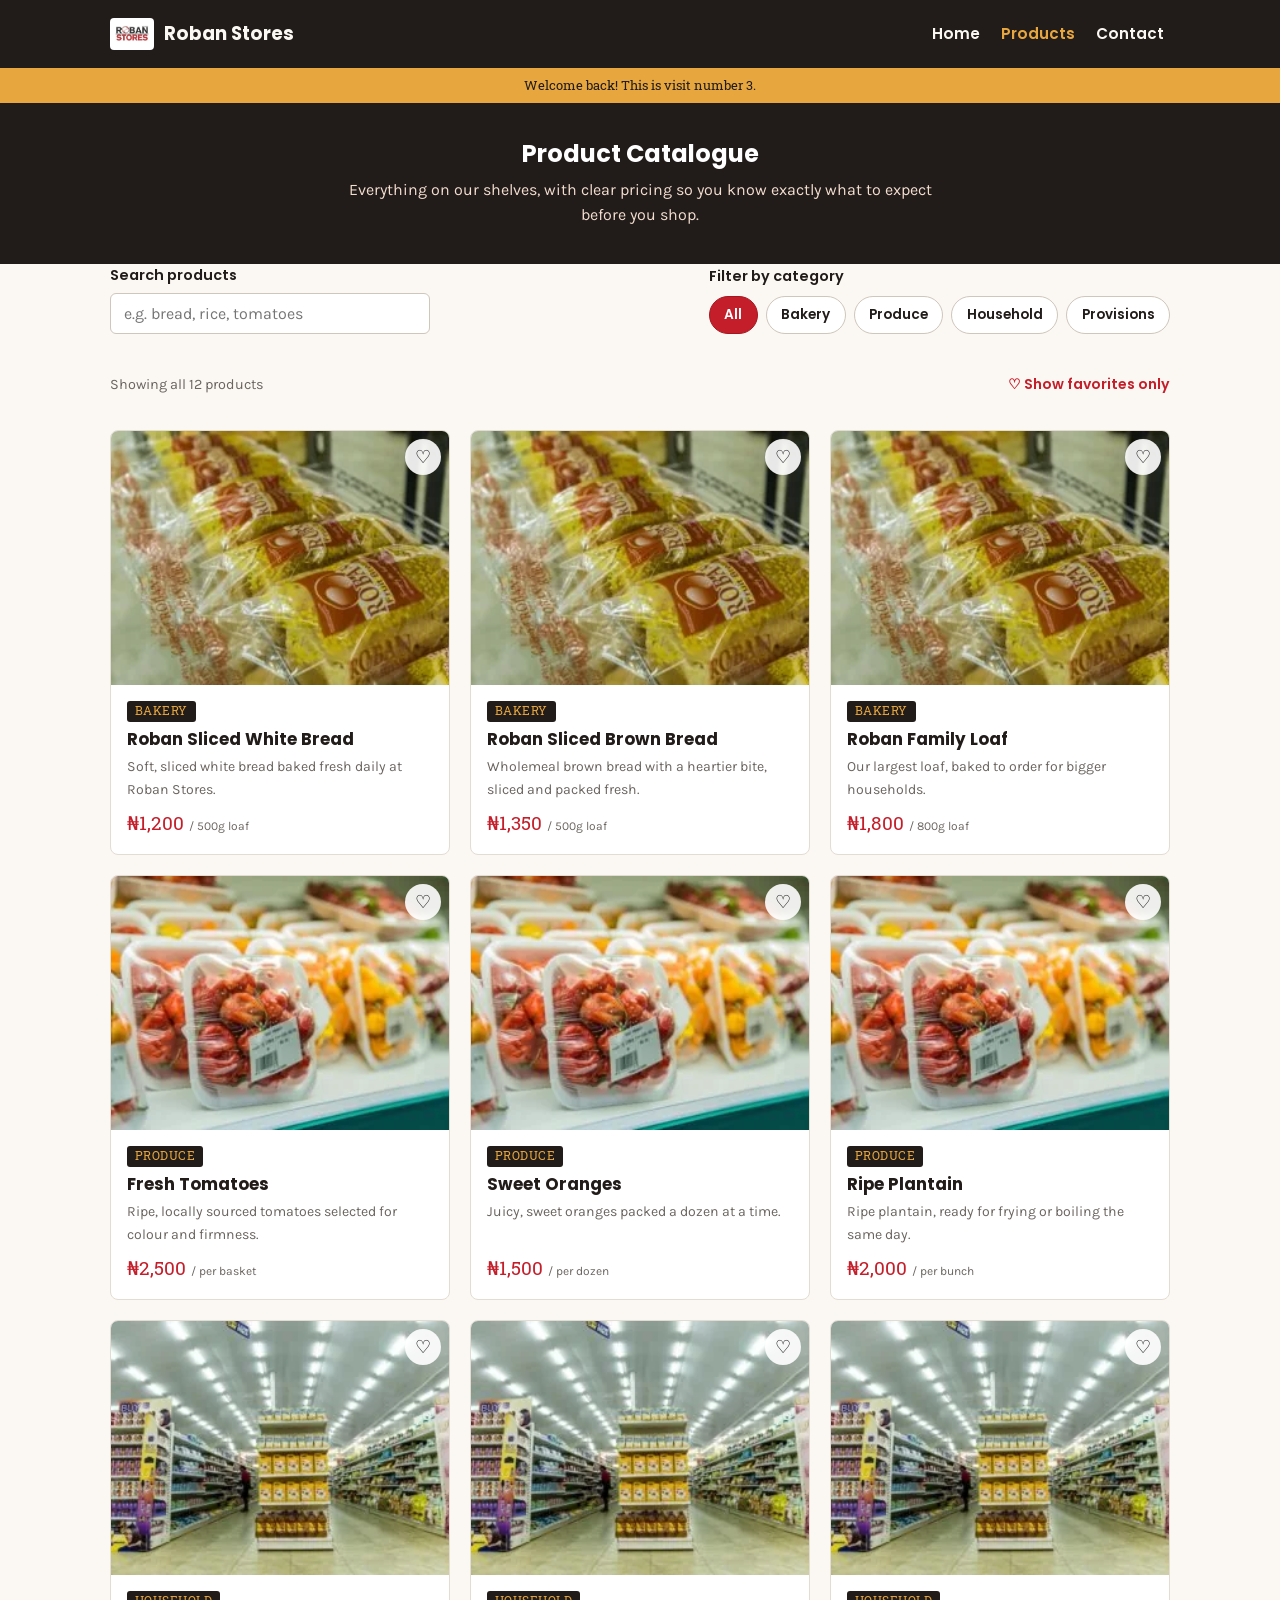
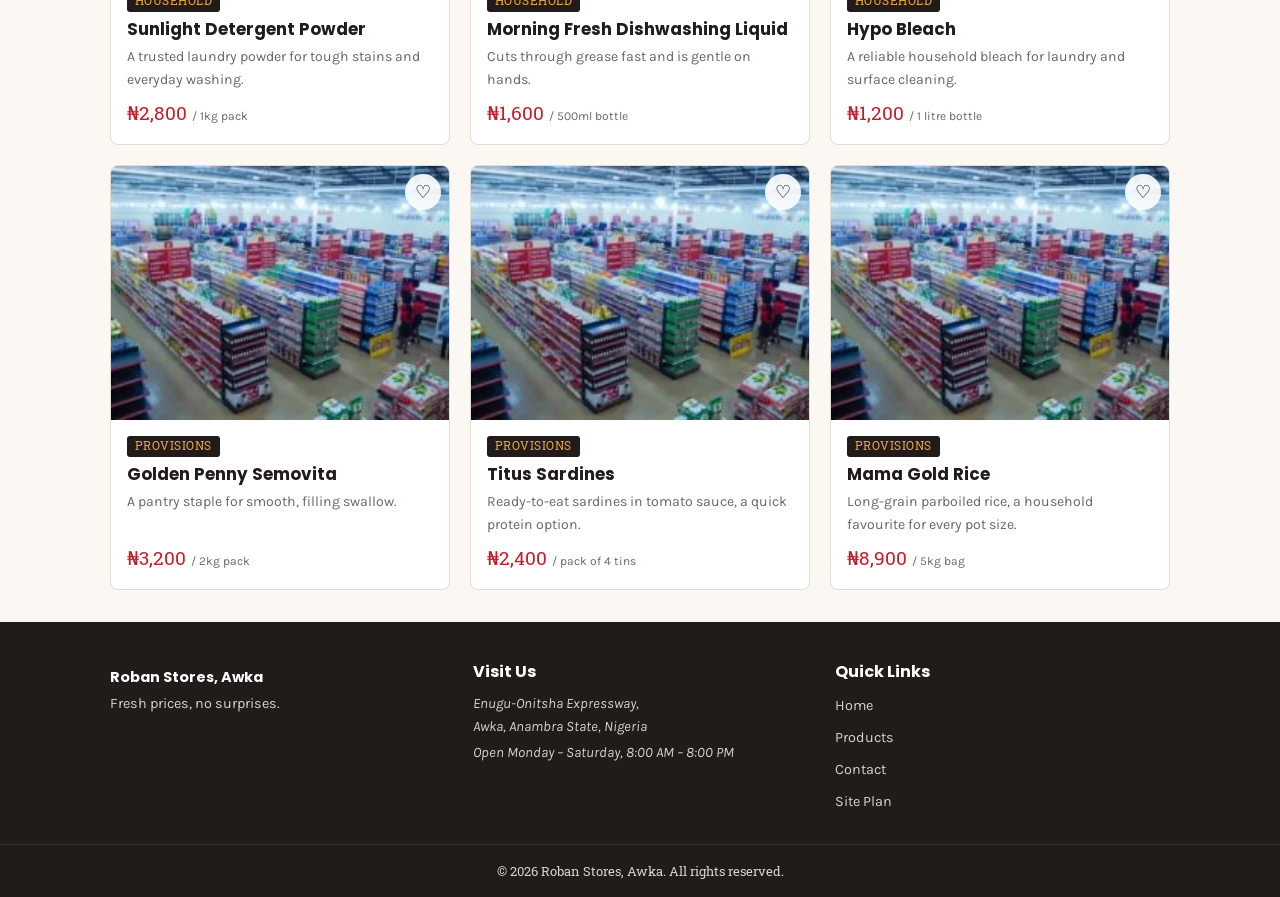
<file: project/products.html>
<!DOCTYPE html>
<html lang="en">
<head>
  <meta charset="UTF-8">
  <meta name="viewport" content="width=device-width, initial-scale=1.0">
  <title>Product Catalogue | Roban Stores, Awka</title>
  <meta name="description" content="Browse the full Roban Stores product catalogue: bakery, fresh produce, household essentials, and pantry provisions with clear, current pricing. Search or filter by category.">
  <link rel="preconnect" href="https://fonts.googleapis.com">
  <link rel="preconnect" href="https://fonts.gstatic.com" crossorigin>
  <link href="https://fonts.googleapis.com/css2?family=Poppins:wght@600;700&family=Karla:wght@400;500;700&family=Roboto+Slab:wght@500;700&display=swap" rel="stylesheet">
  <link rel="stylesheet" href="styles/styles.css">
</head>
<body>

  <a class="skip-link" href="#main-content">Skip to main content</a>

  <header class="site-header">
    <div class="header-inner">
      <a href="index.html" class="brand">
        <img src="images/roban-stores-awka-logo.webp" alt="Roban Stores logo" class="brand-logo" width="44" height="32">
        <span class="brand-name">Roban Stores</span>
      </a>
      <button type="button" class="nav-toggle" id="navToggle" aria-expanded="false" aria-controls="primaryNav">
        <span class="sr-only">Open menu</span>
        <span class="hamburger"></span>
      </button>
      <nav class="primary-nav" id="primaryNav" aria-label="Primary">
        <ul>
          <li><a href="index.html">Home</a></li>
          <li><a href="products.html">Products</a></li>
          <li><a href="contact.html">Contact</a></li>
        </ul>
      </nav>
    </div>
  </header>

  <div class="visit-bar">
    <p id="visitBadge">Welcome to Roban Stores, Awka!</p>
  </div>

  <main id="main-content">

    <section class="page-banner">
      <h1>Product Catalogue</h1>
      <p>Everything on our shelves, with clear pricing so you know exactly what to expect before you shop.</p>
    </section>

    <section class="wrap">

      <noscript>
        <p class="section-lead">This catalogue is built with JavaScript. Please enable JavaScript in your browser to search, filter, and view Roban Stores products, or call us at +234 803 555 0142 for current pricing.</p>
      </noscript>

      <div class="controls-bar">
        <div class="search-field">
          <label for="productSearch">Search products</label>
          <input type="search" id="productSearch" name="productSearch" placeholder="e.g. bread, rice, tomatoes">
        </div>
        <div>
          <p class="filter-group-label">Filter by category</p>
          <div class="filter-group" id="filterGroup" role="group" aria-label="Filter products by category"></div>
        </div>
      </div>

      <div class="results-bar">
        <p id="resultsCount" role="status">Showing all products</p>
        <button type="button" class="favorites-toggle" id="favoritesToggle" aria-pressed="false">&#9825; Show favorites only</button>
      </div>

      <div class="product-grid" id="productGrid" aria-live="polite"></div>

      <div class="empty-state hidden" id="emptyState">
        <p>No products match your search just yet. Try a different term or clear the category filter.</p>
      </div>

    </section>

  </main>

  <footer class="site-footer">
    <div class="footer-inner">
      <div>
        <p class="footer-brand">Roban Stores, Awka</p>
        <p>Fresh prices, no surprises.</p>
      </div>
      <div>
        <h2>Visit Us</h2>
        <address>
          <p>Enugu-Onitsha Expressway,<br>Awka, Anambra State, Nigeria</p>
          <p>Open Monday &ndash; Saturday, 8:00 AM &ndash; 8:00 PM</p>
        </address>
      </div>
      <div>
        <h2>Quick Links</h2>
        <ul>
          <li><a href="index.html">Home</a></li>
          <li><a href="products.html">Products</a></li>
          <li><a href="contact.html">Contact</a></li>
          <li><a href="siteplan.html">Site Plan</a></li>
        </ul>
      </div>
    </div>
    <p class="copyright">&copy; <span id="year"></span> Roban Stores, Awka. All rights reserved.</p>
  </footer>

  <script src="scripts/main.js"></script>
  <script src="scripts/products.js"></script>
</body>
</html>
</file>
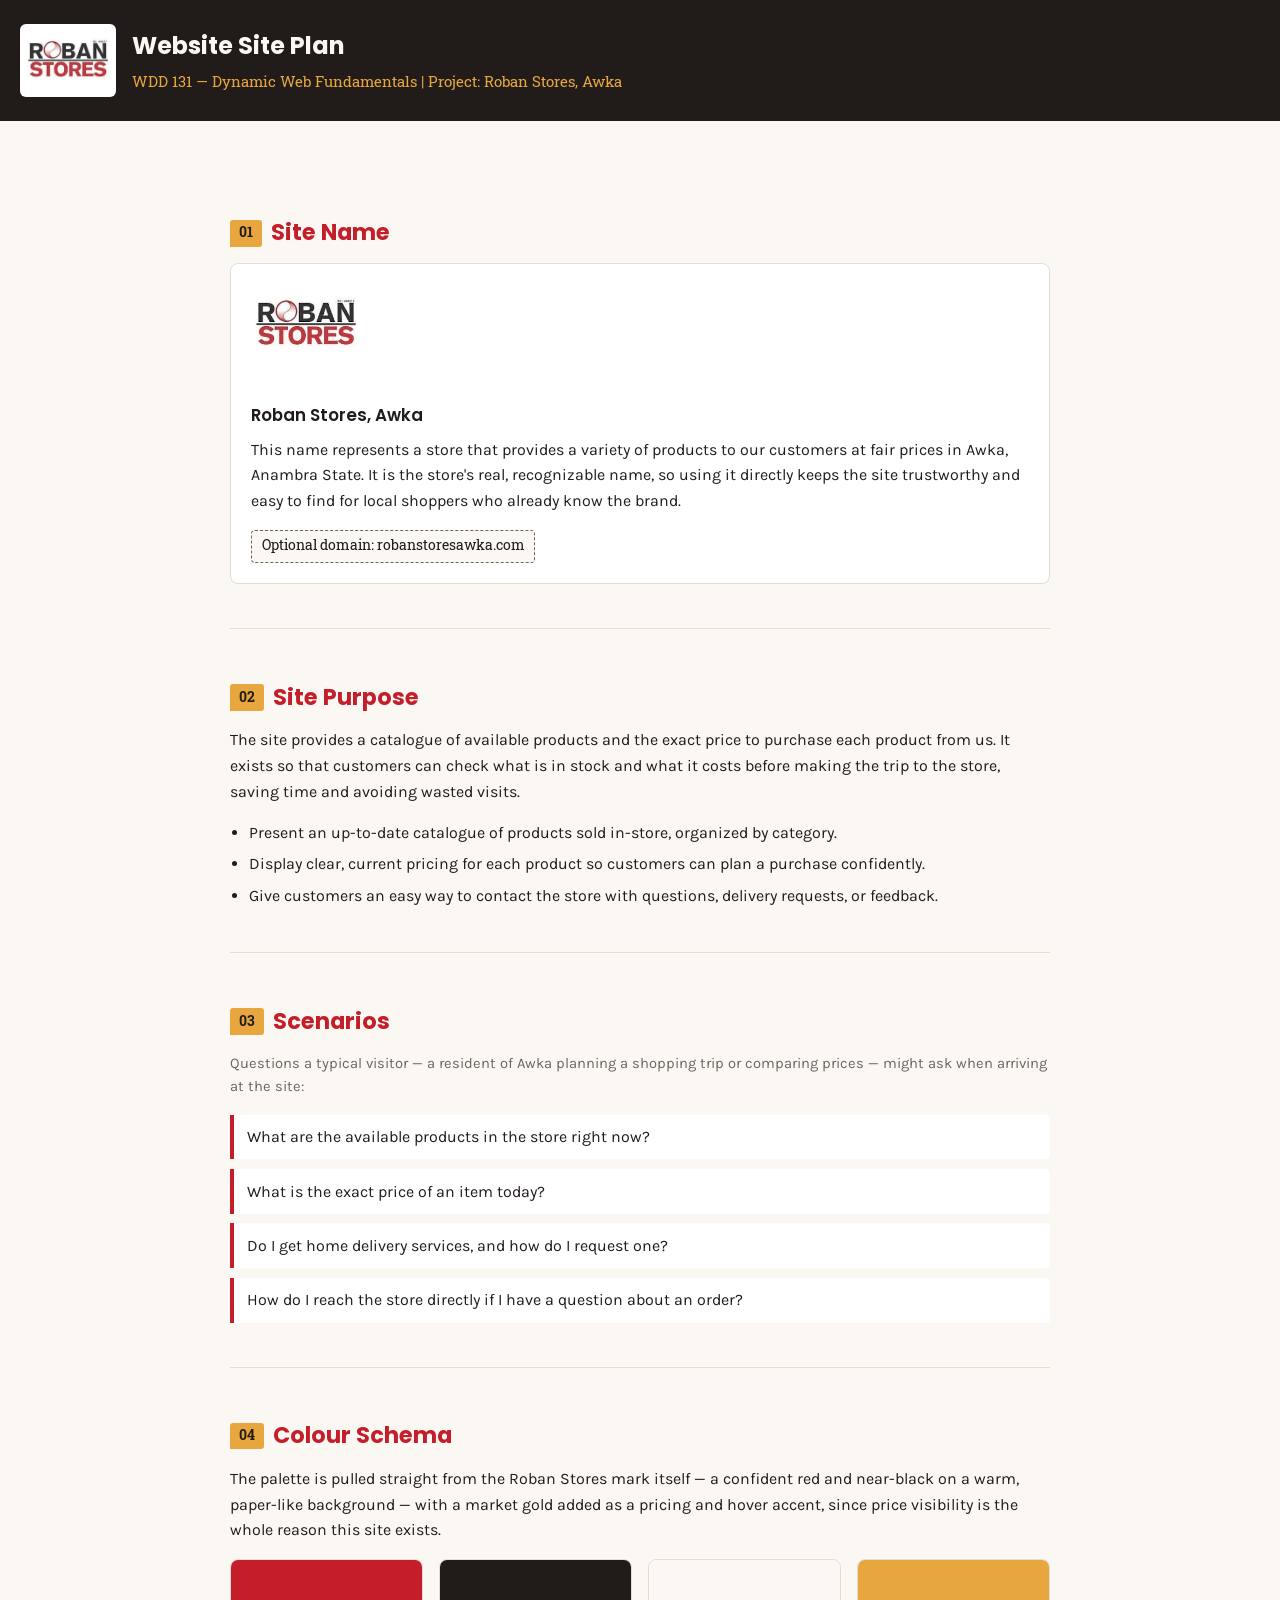
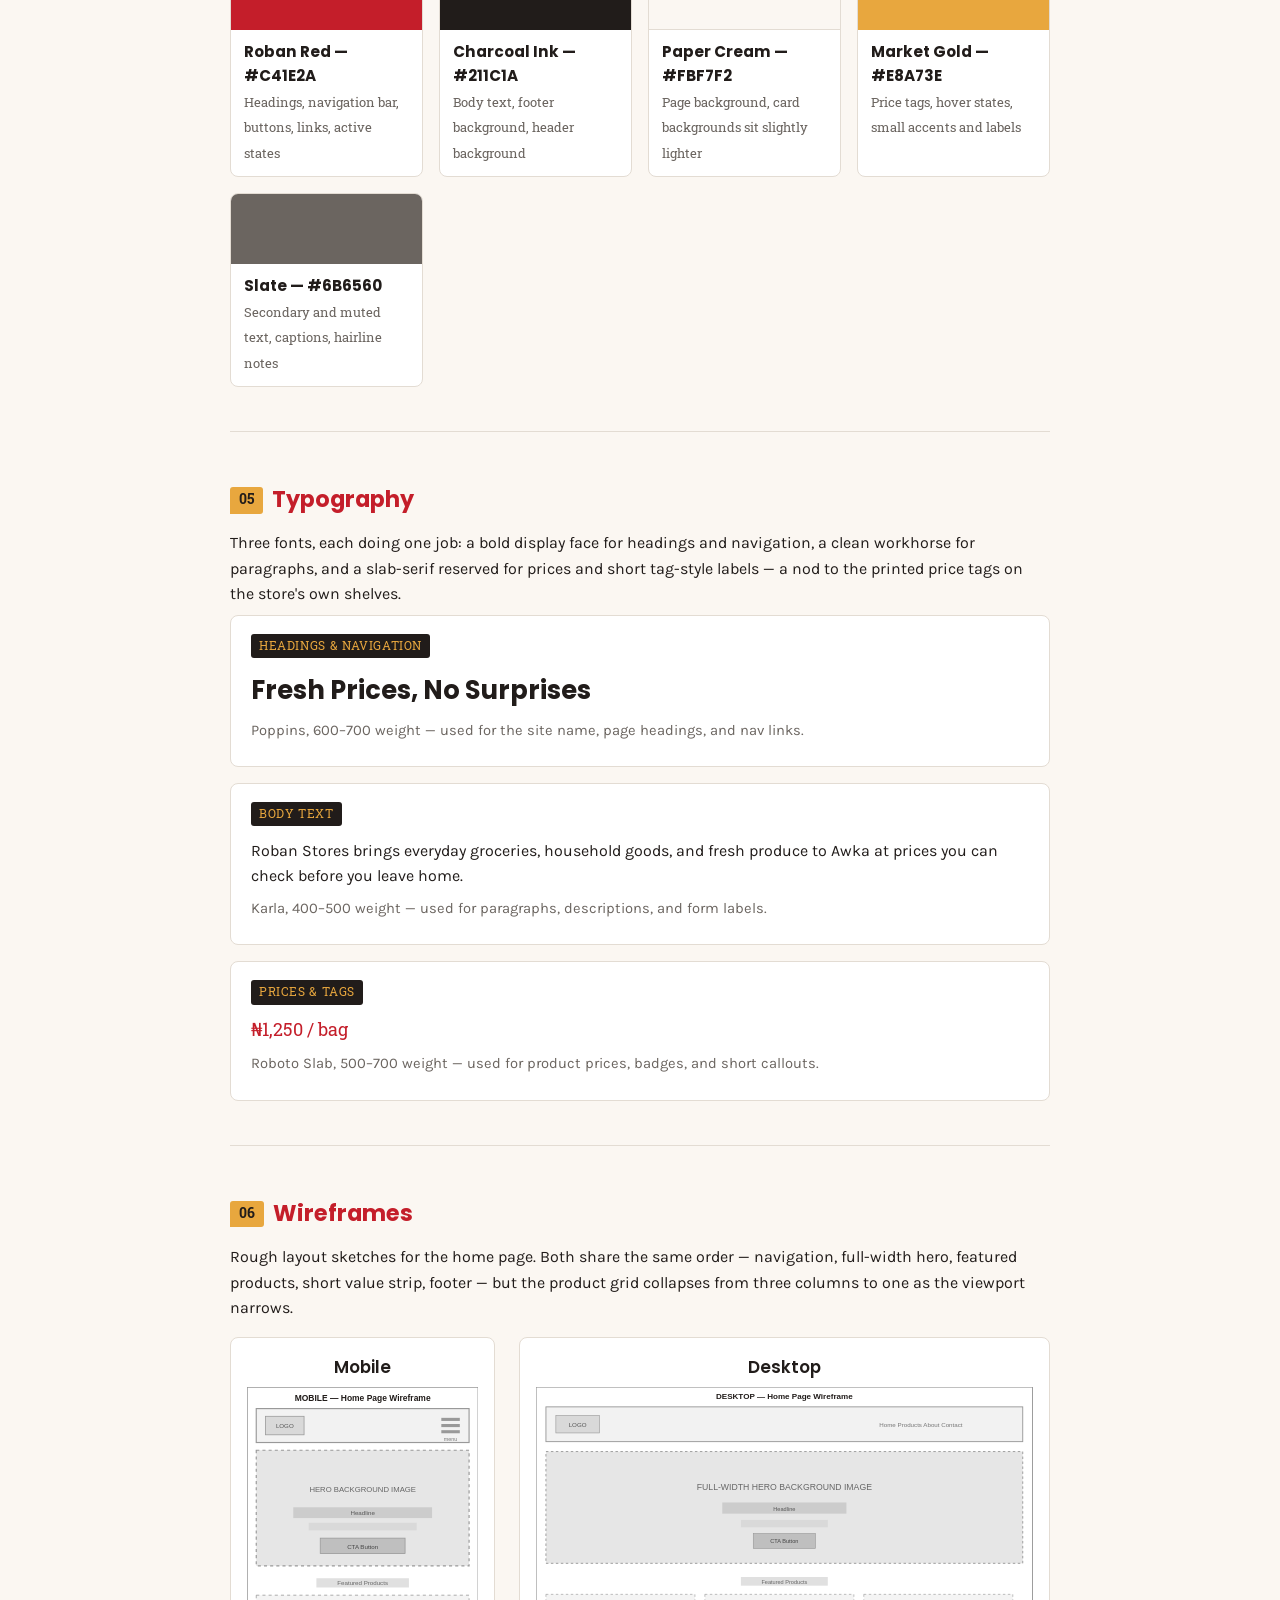
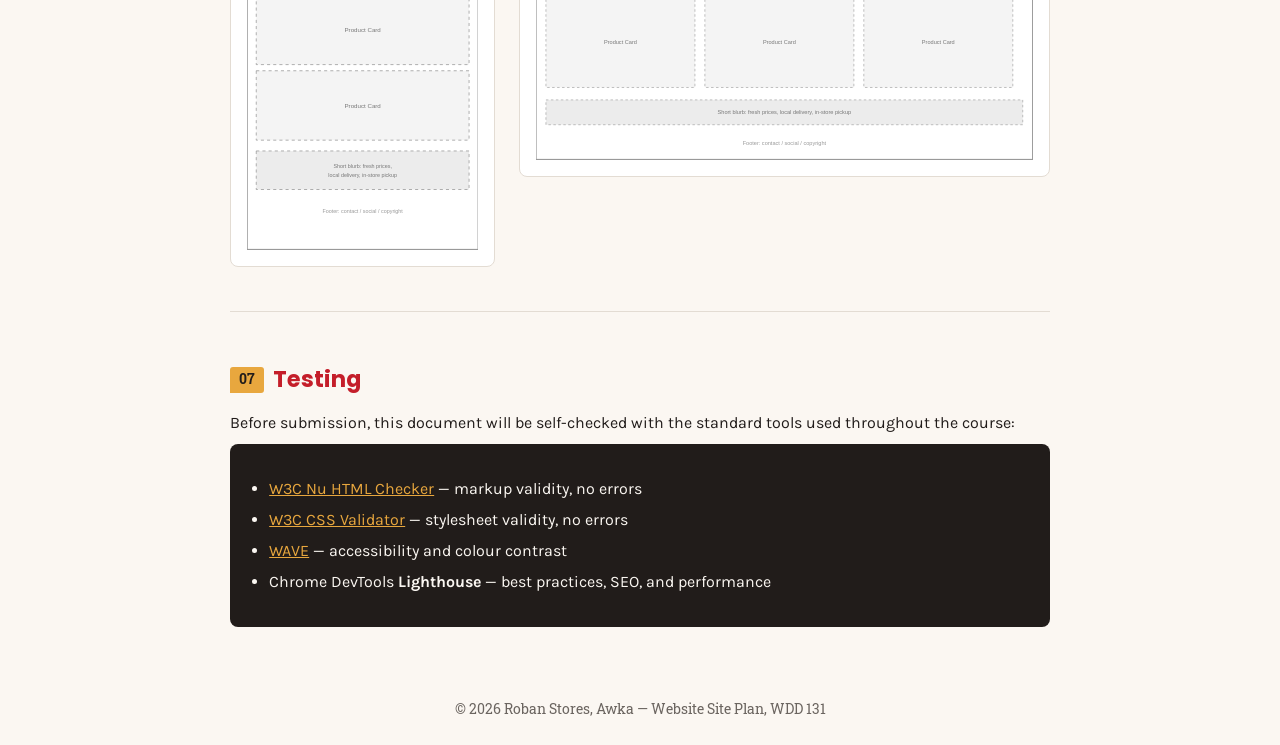
<file: project/siteplan.html>
<!DOCTYPE html>
<html lang="en">
<head>
  <meta charset="UTF-8">
  <meta name="viewport" content="width=device-width, initial-scale=1.0">
  <title>Site Plan | Roban Stores, Awka</title>
  <meta name="description" content="Website planning document for the Roban Stores, Awka project: site name, purpose, scenarios, colour schema, typography, and wireframes.">
  <link rel="preconnect" href="https://fonts.googleapis.com">
  <link rel="preconnect" href="https://fonts.gstatic.com" crossorigin>
  <link href="https://fonts.googleapis.com/css2?family=Poppins:wght@600;700&family=Karla:wght@400;500;700&family=Roboto+Slab:wght@500;700&display=swap" rel="stylesheet">
  <link rel="stylesheet" href="styles/siteplan.css">
</head>
<body>

  <header class="plan-header">
    <img src="images/roban-stores-awka-logo.webp" alt="Roban Stores, Awka logo">
    <div>
      <h1>Website Site Plan</h1>
      <p>WDD 131 &mdash; Dynamic Web Fundamentals | Project: Roban Stores, Awka</p>
    </div>
  </header>

  <main>

    <section id="site-name">
      <h2><span class="tag-number">01</span> Site Name</h2>
      <div class="brand-block">
        <img src="images/roban-stores-awka-logo.webp" alt="Roban Stores logo, black and red text mark with a swirl icon">
        <div>
          <h3>Roban Stores, Awka</h3>
          <p>This name represents a store that provides a variety of products to our customers at fair prices in Awka, Anambra State. It is the store's real, recognizable name, so using it directly keeps the site trustworthy and easy to find for local shoppers who already know the brand.</p>
          <span class="domain-note">Optional domain: robanstoresawka.com</span>
        </div>
      </div>
    </section>

    <section id="site-purpose">
      <h2><span class="tag-number">02</span> Site Purpose</h2>
      <p>The site provides a catalogue of available products and the exact price to purchase each product from us. It exists so that customers can check what is in stock and what it costs before making the trip to the store, saving time and avoiding wasted visits.</p>
      <ul>
        <li>Present an up-to-date catalogue of products sold in-store, organized by category.</li>
        <li>Display clear, current pricing for each product so customers can plan a purchase confidently.</li>
        <li>Give customers an easy way to contact the store with questions, delivery requests, or feedback.</li>
      </ul>
    </section>

    <section id="scenarios">
      <h2><span class="tag-number">03</span> Scenarios</h2>
      <p class="muted">Questions a typical visitor &mdash; a resident of Awka planning a shopping trip or comparing prices &mdash; might ask when arriving at the site:</p>
      <ul class="scenario-list">
        <li>What are the available products in the store right now?</li>
        <li>What is the exact price of an item today?</li>
        <li>Do I get home delivery services, and how do I request one?</li>
        <li>How do I reach the store directly if I have a question about an order?</li>
      </ul>
    </section>

    <section id="colour-schema">
      <h2><span class="tag-number">04</span> Colour Schema</h2>
      <p>The palette is pulled straight from the Roban Stores mark itself &mdash; a confident red and near-black on a warm, paper-like background &mdash; with a market gold added as a pricing and hover accent, since price visibility is the whole reason this site exists.</p>
      <div class="swatch-grid">
        <div class="swatch">
          <div class="swatch-colour red"></div>
          <div class="swatch-info">
            <strong>Roban Red &mdash; #C41E2A</strong>
            <span>Headings, navigation bar, buttons, links, active states</span>
          </div>
        </div>
        <div class="swatch">
          <div class="swatch-colour ink"></div>
          <div class="swatch-info">
            <strong>Charcoal Ink &mdash; #211C1A</strong>
            <span>Body text, footer background, header background</span>
          </div>
        </div>
        <div class="swatch">
          <div class="swatch-colour cream"></div>
          <div class="swatch-info">
            <strong>Paper Cream &mdash; #FBF7F2</strong>
            <span>Page background, card backgrounds sit slightly lighter</span>
          </div>
        </div>
        <div class="swatch">
          <div class="swatch-colour gold"></div>
          <div class="swatch-info">
            <strong>Market Gold &mdash; #E8A73E</strong>
            <span>Price tags, hover states, small accents and labels</span>
          </div>
        </div>
        <div class="swatch">
          <div class="swatch-colour slate"></div>
          <div class="swatch-info">
            <strong>Slate &mdash; #6B6560</strong>
            <span>Secondary and muted text, captions, hairline notes</span>
          </div>
        </div>
      </div>
    </section>

    <section id="typography">
      <h2><span class="tag-number">05</span> Typography</h2>
      <p>Three fonts, each doing one job: a bold display face for headings and navigation, a clean workhorse for paragraphs, and a slab-serif reserved for prices and short tag-style labels &mdash; a nod to the printed price tags on the store's own shelves.</p>

      <div class="type-sample">
        <span class="label">Headings &amp; Navigation</span>
        <p class="heading-demo">Fresh Prices, No Surprises</p>
        <p class="muted">Poppins, 600&ndash;700 weight &mdash; used for the site name, page headings, and nav links.</p>
      </div>

      <div class="type-sample">
        <span class="label">Body Text</span>
        <p class="body-demo">Roban Stores brings everyday groceries, household goods, and fresh produce to Awka at prices you can check before you leave home.</p>
        <p class="muted">Karla, 400&ndash;500 weight &mdash; used for paragraphs, descriptions, and form labels.</p>
      </div>

      <div class="type-sample">
        <span class="label">Prices &amp; Tags</span>
        <p class="tag-demo">&#8358;1,250 / bag</p>
        <p class="muted">Roboto Slab, 500&ndash;700 weight &mdash; used for product prices, badges, and short callouts.</p>
      </div>
    </section>

    <section id="wireframes">
      <h2><span class="tag-number">06</span> Wireframes</h2>
      <p>Rough layout sketches for the home page. Both share the same order &mdash; navigation, full-width hero, featured products, short value strip, footer &mdash; but the product grid collapses from three columns to one as the viewport narrows.</p>
      <div class="wireframe-grid">
        <div class="wireframe-card">
          <h3>Mobile</h3>
          <svg viewBox="0 0 300 600" xmlns="http://www.w3.org/2000/svg" font-family="sans-serif" role="img" aria-label="Mobile wireframe of the Roban Stores home page: stacked navigation, hero, single-column product cards, value strip, and footer">
  <rect x="0" y="0" width="300" height="600" fill="#ffffff" stroke="#999999" stroke-width="2"/>

  <!-- Title baked into the wireframe -->
  <text x="150" y="18" font-size="11" text-anchor="middle" fill="#211c1a" font-weight="bold">MOBILE — Home Page Wireframe</text>

  <!-- Nav bar -->
  <rect x="12" y="28" width="276" height="44" fill="#f2f2f2" stroke="#999999" stroke-width="1.5"/>
  <rect x="24" y="38" width="50" height="24" fill="#d9d9d9" stroke="#999999"/>
  <text x="49" y="53" font-size="8" text-anchor="middle" fill="#555">LOGO</text>
  <rect x="252" y="40" width="24" height="4" fill="#999"/>
  <rect x="252" y="48" width="24" height="4" fill="#999"/>
  <rect x="252" y="56" width="24" height="4" fill="#999"/>
  <text x="264" y="70" font-size="7" text-anchor="middle" fill="#777">menu</text>

  <!-- Hero -->
  <rect x="12" y="82" width="276" height="150" fill="#e6e6e6" stroke="#999999" stroke-width="1.5" stroke-dasharray="4"/>
  <text x="150" y="136" font-size="10" text-anchor="middle" fill="#666">HERO BACKGROUND IMAGE</text>
  <rect x="60" y="156" width="180" height="14" fill="#cccccc"/>
  <text x="150" y="166" font-size="8" text-anchor="middle" fill="#555">Headline</text>
  <rect x="80" y="176" width="140" height="10" fill="#d9d9d9"/>
  <rect x="95" y="196" width="110" height="20" fill="#bfbfbf" stroke="#999"/>
  <text x="150" y="210" font-size="8" text-anchor="middle" fill="#444">CTA Button</text>

  <!-- Section title -->
  <rect x="90" y="248" width="120" height="12" fill="#e0e0e0"/>
  <text x="150" y="257" font-size="8" text-anchor="middle" fill="#666">Featured Products</text>

  <!-- Product cards stacked (1 col) -->
  <rect x="12" y="270" width="276" height="90" fill="#f4f4f4" stroke="#999999" stroke-dasharray="4"/>
  <text x="150" y="318" font-size="8" text-anchor="middle" fill="#777">Product Card</text>

  <rect x="12" y="368" width="276" height="90" fill="#f4f4f4" stroke="#999999" stroke-dasharray="4"/>
  <text x="150" y="416" font-size="8" text-anchor="middle" fill="#777">Product Card</text>

  <!-- About / value strip -->
  <rect x="12" y="472" width="276" height="50" fill="#ececec" stroke="#999999" stroke-dasharray="4"/>
  <text x="150" y="494" font-size="7" text-anchor="middle" fill="#777">Short blurb: fresh prices,</text>
  <text x="150" y="506" font-size="7" text-anchor="middle" fill="#777">local delivery, in-store pickup</text>

  <!-- Footer -->
  <text x="150" y="552" font-size="7" text-anchor="middle" fill="#999">Footer: contact / social / copyright</text>
</svg>
        </div>
        <div class="wireframe-card">
          <h3>Desktop</h3>
          <svg viewBox="0 0 800 600" xmlns="http://www.w3.org/2000/svg" font-family="sans-serif" role="img" aria-label="Desktop wireframe of the Roban Stores home page: horizontal navigation, full-width hero, three-column product grid, value strip, and footer">
  <rect x="0" y="0" width="800" height="600" fill="#ffffff" stroke="#999999" stroke-width="2"/>

  <!-- Title baked into the wireframe -->
  <text x="400" y="20" font-size="13" text-anchor="middle" fill="#211c1a" font-weight="bold">DESKTOP — Home Page Wireframe</text>

  <!-- Nav bar -->
  <rect x="16" y="32" width="768" height="56" fill="#f2f2f2" stroke="#999999" stroke-width="1.5"/>
  <rect x="32" y="46" width="70" height="28" fill="#d9d9d9" stroke="#999999"/>
  <text x="67" y="64" font-size="10" text-anchor="middle" fill="#555">LOGO</text>
  <text x="620" y="65" font-size="10" text-anchor="middle" fill="#777">Home    Products    About    Contact</text>

  <!-- Hero -->
  <rect x="16" y="104" width="768" height="180" fill="#e6e6e6" stroke="#999999" stroke-width="1.5" stroke-dasharray="4"/>
  <text x="400" y="166" font-size="14" text-anchor="middle" fill="#666">FULL-WIDTH HERO BACKGROUND IMAGE</text>
  <rect x="300" y="186" width="200" height="18" fill="#cccccc"/>
  <text x="400" y="199" font-size="9" text-anchor="middle" fill="#555">Headline</text>
  <rect x="330" y="214" width="140" height="12" fill="#d9d9d9"/>
  <rect x="350" y="236" width="100" height="24" fill="#bfbfbf" stroke="#999"/>
  <text x="400" y="252" font-size="9" text-anchor="middle" fill="#444">CTA Button</text>

  <!-- Section title -->
  <rect x="330" y="306" width="140" height="14" fill="#e0e0e0"/>
  <text x="400" y="317" font-size="9" text-anchor="middle" fill="#666">Featured Products</text>

  <!-- Product grid: 3 columns -->
  <rect x="16" y="334" width="240" height="150" fill="#f4f4f4" stroke="#999999" stroke-dasharray="4"/>
  <rect x="272" y="334" width="240" height="150" fill="#f4f4f4" stroke="#999999" stroke-dasharray="4"/>
  <rect x="528" y="334" width="240" height="150" fill="#f4f4f4" stroke="#999999" stroke-dasharray="4"/>
  <text x="136" y="414" font-size="9" text-anchor="middle" fill="#777">Product Card</text>
  <text x="392" y="414" font-size="9" text-anchor="middle" fill="#777">Product Card</text>
  <text x="648" y="414" font-size="9" text-anchor="middle" fill="#777">Product Card</text>

  <!-- About / value strip -->
  <rect x="16" y="504" width="768" height="40" fill="#ececec" stroke="#999999" stroke-dasharray="4"/>
  <text x="400" y="527" font-size="9" text-anchor="middle" fill="#777">Short blurb: fresh prices, local delivery, in-store pickup</text>

  <!-- Footer -->
  <text x="400" y="576" font-size="9" text-anchor="middle" fill="#999">Footer: contact / social / copyright</text>
</svg>
        </div>
      </div>
    </section>

    <section id="testing">
      <h2><span class="tag-number">07</span> Testing</h2>
      <p>Before submission, this document will be self-checked with the standard tools used throughout the course:</p>
      <div class="note-box">
        <ul>
          <li><a href="https://validator.w3.org/nu/" target="_blank" rel="noopener">W3C Nu HTML Checker</a> &mdash; markup validity, no errors</li>
          <li><a href="https://jigsaw.w3.org/css-validator/" target="_blank" rel="noopener">W3C CSS Validator</a> &mdash; stylesheet validity, no errors</li>
          <li><a href="https://wave.webaim.org/" target="_blank" rel="noopener">WAVE</a> &mdash; accessibility and colour contrast</li>
          <li>Chrome DevTools <strong>Lighthouse</strong> &mdash; best practices, SEO, and performance</li>
        </ul>
      </div>
    </section>

  </main>

  <footer>
    &copy; 2026 Roban Stores, Awka &mdash; Website Site Plan, WDD 131
  </footer>

</body>
</html>
</file>
<file: styles/base.css>
/* ============================
   WDD 131 – base.css
   Darlene Kalu
   ============================ */

:root {
  --color-header: #1B2A4A;
  --color-header-text: #FAF9F6;
  --color-nav-bg: #2B2B2B;
  --color-accent: #C9A227;
  --color-bg: #FAF9F6;
  --color-card-bg: #FFFFFF;
  --color-card-border: #E4E4E4;
  --color-text: #2B2B2B;
  --color-link: #1B2A4A;

  --font-display: "Fraunces", Georgia, serif;
  --font-body: "Inter", Arial, sans-serif;
}

* {
  box-sizing: border-box;
}

body {
  margin: 0;
  font-family: var(--font-body);
  color: var(--color-text);
  background-color: var(--color-bg);
  line-height: 1.6;
}

a {
  color: var(--color-link);
}

/* ---------- Header ---------- */

header {
  background-color: var(--color-header);
  color: var(--color-header-text);
  text-align: center;
  padding: 1.25rem 1rem;
}

#course-title {
  display: block;
  font-family: var(--font-display);
  font-weight: 600;
  font-size: 1.4rem;
  letter-spacing: 0.03em;
}

/* ---------- Navigation ---------- */

nav {
  background-color: var(--color-nav-bg);
}

nav ul {
  list-style: none;
  display: flex;
  justify-content: center;
  flex-wrap: wrap;
  margin: 0;
  padding: 0;
}

nav li {
  margin: 0;
}

nav a {
  display: block;
  color: var(--color-header-text);
  text-decoration: none;
  font-weight: 500;
  padding: 0.85rem 1.5rem;
  position: relative;
  transition: color 0.2s ease;
}

nav a::after {
  content: "";
  position: absolute;
  left: 1.5rem;
  right: 1.5rem;
  bottom: 0.55rem;
  height: 2px;
  background-color: var(--color-accent);
  transform: scaleX(0);
  transform-origin: left;
  transition: transform 0.25s ease;
}

nav a:hover,
nav a:focus-visible {
  color: var(--color-accent);
}

nav a:hover::after,
nav a:focus-visible::after {
  transform: scaleX(1);
}

/* ---------- Main ---------- */

main {
  max-width: 960px;
  margin: 2.5rem auto;
  padding: 0 1rem;
}

main > h1 {
  font-family: var(--font-display);
  text-align: center;
  font-size: 2.5rem;
  margin-bottom: 2rem;
  color: var(--color-header);
}

.card-grid {
  display: grid;
  grid-template-columns: 2fr 1fr;
  gap: 1.5rem;
}

.card {
  background-color: var(--color-card-bg);
  border: 1px solid var(--color-card-border);
  border-radius: 6px;
  overflow: hidden;
}

.card h2 {
  margin: 0;
  background-color: var(--color-header);
  color: var(--color-header-text);
  font-family: var(--font-display);
  font-weight: 600;
  font-size: 1.15rem;
  padding: 0.85rem 1.25rem;
  text-align: center;
}

.about-content {
  padding: 1.5rem;
  display: flex;
  gap: 1.5rem;
  align-items: flex-start;
}

.profile-photo {
  flex-shrink: 0;
  border-radius: 50%;
  width: 140px;
  height: 140px;
}

.about-content p {
  margin: 0;
}

.resource-list {
  list-style: disc;
  padding: 1.5rem 1.5rem 1.5rem 2.25rem;
  margin: 0;
}

.resource-list li {
  margin-bottom: 0.6rem;
}

.resource-list a {
  text-decoration: none;
}

.resource-list a:hover,
.resource-list a:focus-visible {
  text-decoration: underline;
  color: var(--color-accent);
}

/* ---------- Footer ---------- */

footer {
  background-color: var(--color-header);
  color: var(--color-header-text);
  text-align: center;
  padding: 1.25rem 1rem;
  font-size: 0.85rem;
}

footer p {
  margin: 0.25rem 0;
}

#lastModified {
  color: var(--color-accent);
}

/* ---------- Responsive ---------- */

@media (max-width: 700px) {
  .card-grid {
    grid-template-columns: 1fr;
  }

  .about-content {
    flex-direction: column;
    align-items: center;
    text-align: center;
  }

  nav a {
    padding: 0.75rem 1rem;
  }
}
</file>
<file: project/styles/styles.css>
/* ==========================================================================
   Roban Stores, Awka — Main Site Stylesheet
   Used by: index.html, products.html, contact.html

   Colour schema (from the site plan):
     Roban Red     #c41e2a  -> headings, nav accents, buttons, links
     Charcoal Ink  #211c1a  -> body text, header/footer background
     Paper Cream   #fbf7f2  -> page background
     Market Gold   #e8a73e  -> price tags, hover states, small accents
     Slate         #6b6560  -> secondary / muted text
   Typography:
     Poppins     -> headings and navigation
     Karla       -> body text
     Roboto Slab -> prices and short tag-style labels

   Layout: mobile-first. All @media rules for a given breakpoint are
   consolidated together near the end of this file, in ascending order
   (600px, 700px, 900px), rather than scattered per-component.
   ========================================================================== */

* {
  box-sizing: border-box;
}

html {
  scroll-behavior: smooth;
}

body {
  margin: 0;
  font-family: 'Karla', sans-serif;
  color: #211c1a;
  background-color: #fbf7f2;
  line-height: 1.6;
}

img {
  max-width: 100%;
  display: block;
}

h1, h2, h3 {
  font-family: 'Poppins', sans-serif;
  color: #211c1a;
  line-height: 1.25;
}

a {
  color: #c41e2a;
}

.sr-only {
  position: absolute;
  width: 1px;
  height: 1px;
  padding: 0;
  margin: -1px;
  overflow: hidden;
  clip-path: inset(50%);
  white-space: nowrap;
  border: 0;
}

.skip-link {
  position: absolute;
  left: -999px;
  top: 0;
  background-color: #c41e2a;
  color: #fbf7f2;
  padding: 0.6rem 1rem;
  z-index: 200;
  border-radius: 0 0 6px 0;
}

.skip-link:focus {
  left: 0;
}

.wrap {
  max-width: 1100px;
  margin: 0 auto;
  padding: 0 1.25rem;
}

.btn {
  display: inline-block;
  font-family: 'Poppins', sans-serif;
  font-weight: 600;
  font-size: 0.95rem;
  padding: 0.75rem 1.5rem;
  border-radius: 6px;
  border: 2px solid transparent;
  cursor: pointer;
  text-decoration: none;
  text-align: center;
}

.btn-primary {
  background-color: #c41e2a;
  color: #fbf7f2;
}

.btn-primary:hover,
.btn-primary:focus {
  background-color: #a5171f;
}

.btn-secondary {
  background-color: transparent;
  color: #fbf7f2;
  border-color: #fbf7f2;
}

.btn-secondary:hover,
.btn-secondary:focus {
  background-color: #fbf7f2;
  color: #211c1a;
}

/* ---------- Header & navigation ---------- */

.site-header {
  background-color: #211c1a;
  position: sticky;
  top: 0;
  z-index: 100;
}

.header-inner {
  max-width: 1100px;
  margin: 0 auto;
  padding: 0.75rem 1.25rem;
  display: flex;
  align-items: center;
  justify-content: space-between;
  flex-wrap: wrap;
}

.brand {
  display: flex;
  align-items: center;
  gap: 0.6rem;
  text-decoration: none;
}

.brand-logo {
  width: 44px;
  height: 32px;
  object-fit: contain;
  background-color: #ffffff;
  border-radius: 4px;
  padding: 3px;
}

.brand-name {
  font-family: 'Poppins', sans-serif;
  font-weight: 700;
  font-size: 1.15rem;
  color: #fbf7f2;
}

.nav-toggle {
  background: none;
  border: 2px solid #fbf7f2;
  border-radius: 4px;
  width: 42px;
  height: 38px;
  cursor: pointer;
  display: flex;
  align-items: center;
  justify-content: center;
}

.hamburger,
.hamburger::before,
.hamburger::after {
  width: 20px;
  height: 2px;
  background-color: #fbf7f2;
  display: block;
  position: relative;
  transition: transform 0.2s ease;
}

.hamburger::before,
.hamburger::after {
  content: "";
  position: absolute;
  left: 0;
}

.hamburger::before {
  top: -6px;
}

.hamburger::after {
  top: 6px;
}

.primary-nav {
  width: 100%;
  display: none;
}

.primary-nav.open {
  display: block;
}

.primary-nav ul {
  list-style: none;
  margin: 0.75rem 0 0.25rem;
  padding: 0;
  display: flex;
  flex-direction: column;
  gap: 0.25rem;
}

.primary-nav a {
  display: block;
  font-family: 'Poppins', sans-serif;
  font-weight: 600;
  font-size: 0.95rem;
  color: #fbf7f2;
  text-decoration: none;
  padding: 0.6rem 0.4rem;
  border-radius: 4px;
}

.primary-nav a:hover,
.primary-nav a:focus {
  background-color: #35302d;
}

.primary-nav a[aria-current="page"] {
  color: #e8a73e;
}

/* ---------- Visit bar ---------- */

.visit-bar {
  background-color: #e8a73e;
  color: #211c1a;
}

.visit-bar p {
  padding: 0.45rem 1.25rem;
  max-width: 1100px;
  margin: 0 auto;
  font-family: 'Roboto Slab', serif;
  font-size: 0.82rem;
  text-align: center;
}

/* ---------- Hero ---------- */

.hero {
  background-color: #211c1a;
  background-size: cover;
  background-position: center;
  position: relative;
}

.hero-home {
  background-image: url('../images/hero-roban-stores.webp');
}

.hero::before {
  content: "";
  position: absolute;
  inset: 0;
  background-color: rgba(33, 28, 26, 0.62);
}

.hero-content {
  position: relative;
  max-width: 700px;
  margin: 0 auto;
  padding: 3.5rem 1.25rem;
  text-align: center;
  color: #fbf7f2;
}

.hero-content h1 {
  color: #ffffff;
  font-size: 1.9rem;
  margin: 0 0 0.75rem;
}

.hero-content p {
  font-size: 1.05rem;
  margin: 0 0 1.5rem;
}

.hero-actions {
  display: flex;
  gap: 0.75rem;
  justify-content: center;
  flex-wrap: wrap;
}

/* ---------- Page header banner (Products / Contact) ---------- */

.page-banner {
  background-color: #211c1a;
  color: #fbf7f2;
  padding: 2.25rem 1.25rem;
  text-align: center;
}

.page-banner h1 {
  color: #ffffff;
  margin: 0 0 0.5rem;
}

.page-banner p {
  color: #f4ded0;
  max-width: 620px;
  margin: 0 auto;
}

/* ---------- Generic section rhythm ---------- */

section {
  padding: 2.75rem 0;
}

.section-title {
  font-size: 1.6rem;
  margin: 0 0 0.5rem;
}

.section-lead {
  color: #6b6560;
  max-width: 640px;
  margin: 0 0 2rem;
}

.tag-number {
  font-family: 'Roboto Slab', serif;
  font-size: 0.8rem;
  background-color: #e8a73e;
  color: #211c1a;
  padding: 0.1rem 0.5rem;
  border-radius: 3px 3px 3px 0;
  margin-right: 0.4rem;
}

/* ---------- Value / feature cards ---------- */

.value-grid {
  display: grid;
  grid-template-columns: 1fr;
  gap: 1.25rem;
}

.value-card {
  background-color: #ffffff;
  border: 1px solid #e3dcd3;
  border-radius: 8px;
  padding: 1.25rem;
}

.value-card h3 {
  font-size: 1.05rem;
  margin: 0 0 0.4rem;
  color: #c41e2a;
}

.value-card p {
  margin: 0;
  color: #4a4340;
  font-size: 0.95rem;
}

/* ---------- Category preview cards (Home) ---------- */

.category-grid {
  display: grid;
  grid-template-columns: 1fr 1fr;
  gap: 1rem;
}

.category-card {
  position: relative;
  border-radius: 8px;
  overflow: hidden;
  text-decoration: none;
  display: block;
  aspect-ratio: 4 / 3;
}

.category-card img {
  width: 100%;
  height: 100%;
  object-fit: cover;
}

.category-card .category-label {
  position: absolute;
  inset: auto 0 0 0;
  background: linear-gradient(to top, rgba(33, 28, 26, 0.88), rgba(33, 28, 26, 0));
  color: #ffffff;
  font-family: 'Poppins', sans-serif;
  font-weight: 600;
  font-size: 0.95rem;
  padding: 1.5rem 0.75rem 0.6rem;
}

/* ---------- Store interior / about strip ---------- */

.about-strip {
  background-color: #ffffff;
  border-top: 1px solid #e3dcd3;
  border-bottom: 1px solid #e3dcd3;
}

.about-grid {
  display: grid;
  gap: 1.5rem;
  align-items: center;
}

.about-grid img {
  border-radius: 8px;
}

/* ---------- Testimonial ---------- */

.testimonial {
  background-color: #211c1a;
  color: #fbf7f2;
  border-radius: 8px;
  padding: 2rem 1.5rem;
  text-align: center;
  max-width: 700px;
  margin: 0 auto;
}

.testimonial p.quote {
  font-family: 'Roboto Slab', serif;
  font-size: 1.15rem;
  margin: 0 0 0.75rem;
}

.testimonial p.attribution {
  color: #e8a73e;
  margin: 0;
  font-size: 0.9rem;
}

/* ---------- CTA banner ---------- */

.cta-banner {
  background-color: #e8a73e;
  text-align: center;
}

.cta-banner h2 {
  margin: 0 0 0.5rem;
}

.cta-banner p {
  margin: 0 0 1.25rem;
  color: #3a2f1c;
}

.cta-banner .btn-primary {
  border: 2px solid #211c1a;
}

/* ---------- Products page: controls ---------- */

.controls-bar {
  display: flex;
  flex-direction: column;
  gap: 1rem;
  margin-bottom: 1.5rem;
}

.search-field {
  display: flex;
  flex-direction: column;
  gap: 0.35rem;
}

.search-field label {
  font-family: 'Poppins', sans-serif;
  font-weight: 600;
  font-size: 0.9rem;
}

.search-field input {
  font-family: 'Karla', sans-serif;
  font-size: 1rem;
  padding: 0.65rem 0.8rem;
  border: 1px solid #cfc6bc;
  border-radius: 6px;
  background-color: #ffffff;
}

.filter-group-label {
  font-family: 'Poppins', sans-serif;
  font-weight: 600;
  font-size: 0.9rem;
  margin: 0 0 0.5rem;
}

.filter-group {
  display: flex;
  gap: 0.5rem;
  flex-wrap: wrap;
}

.filter-btn {
  font-family: 'Poppins', sans-serif;
  font-size: 0.85rem;
  font-weight: 600;
  background-color: #ffffff;
  border: 1px solid #cfc6bc;
  color: #211c1a;
  padding: 0.5rem 0.9rem;
  border-radius: 999px;
  cursor: pointer;
}

.filter-btn:hover,
.filter-btn:focus {
  border-color: #c41e2a;
}

.filter-btn[aria-pressed="true"] {
  background-color: #c41e2a;
  border-color: #a5171f;
  color: #ffffff;
}

.results-bar {
  display: flex;
  justify-content: space-between;
  align-items: center;
  flex-wrap: wrap;
  gap: 0.5rem;
  margin-bottom: 1.25rem;
  font-size: 0.9rem;
  color: #6b6560;
}

.favorites-toggle {
  background: none;
  border: none;
  color: #c41e2a;
  font-family: 'Poppins', sans-serif;
  font-weight: 600;
  font-size: 0.88rem;
  cursor: pointer;
  padding: 0.25rem 0;
}

/* ---------- Product grid & cards ---------- */

.product-grid {
  display: grid;
  grid-template-columns: 1fr;
  gap: 1.25rem;
}

.product-card {
  background-color: #ffffff;
  border: 1px solid #e3dcd3;
  border-radius: 8px;
  overflow: hidden;
  display: flex;
  flex-direction: column;
}

.product-card .product-image-wrap {
  position: relative;
  aspect-ratio: 4 / 3;
}

.product-card img {
  width: 100%;
  height: 100%;
  object-fit: cover;
}

.favorite-btn {
  position: absolute;
  top: 0.5rem;
  right: 0.5rem;
  width: 36px;
  height: 36px;
  border-radius: 50%;
  border: none;
  background-color: rgba(255, 255, 255, 0.9);
  font-size: 1.1rem;
  cursor: pointer;
  display: flex;
  align-items: center;
  justify-content: center;
}

.favorite-btn[aria-pressed="true"] {
  background-color: #c41e2a;
  color: #ffffff;
}

.product-body {
  padding: 1rem;
  display: flex;
  flex-direction: column;
  gap: 0.4rem;
  flex: 1;
}

.product-category {
  font-family: 'Roboto Slab', serif;
  font-size: 0.72rem;
  text-transform: uppercase;
  letter-spacing: 0.04em;
  color: #e8a73e;
  background-color: #211c1a;
  display: inline-block;
  padding: 0.1rem 0.5rem;
  border-radius: 3px;
  width: fit-content;
}

.product-body h3 {
  font-size: 1.05rem;
  margin: 0;
}

.product-body p.description {
  margin: 0;
  font-size: 0.88rem;
  color: #6b6560;
  flex: 1;
}

.product-price {
  font-family: 'Roboto Slab', serif;
  font-size: 1.2rem;
  color: #c41e2a;
  margin: 0;
}

.product-price span.unit {
  font-size: 0.75rem;
  color: #6b6560;
  font-family: 'Karla', sans-serif;
}

.empty-state {
  text-align: center;
  padding: 2.5rem 1rem;
  color: #6b6560;
}

/* ---------- Contact page ---------- */

.contact-grid {
  display: grid;
  grid-template-columns: 1fr;
  gap: 2rem;
}

.store-info h2 {
  font-size: 1.3rem;
}

.store-info address {
  font-style: normal;
  margin: 0 0 1.25rem;
}

.hours-table {
  width: 100%;
  border-collapse: collapse;
  font-size: 0.9rem;
  margin-bottom: 1.25rem;
}

.hours-table th,
.hours-table td {
  text-align: left;
  padding: 0.4rem 0.5rem;
  border-bottom: 1px solid #e3dcd3;
}

.info-links a {
  display: block;
  margin-bottom: 0.4rem;
  text-decoration: none;
}

.info-links a:hover {
  text-decoration: underline;
}

form {
  background-color: #ffffff;
  border: 1px solid #e3dcd3;
  border-radius: 8px;
  padding: 1.5rem;
}

fieldset {
  border: none;
  padding: 0;
  margin: 0 0 1.5rem;
}

fieldset legend {
  font-family: 'Poppins', sans-serif;
  font-weight: 700;
  color: #c41e2a;
  font-size: 1.05rem;
  padding: 0;
  margin-bottom: 0.75rem;
}

.form-row {
  margin-bottom: 1.1rem;
}

.form-row label {
  display: block;
  font-family: 'Poppins', sans-serif;
  font-weight: 600;
  font-size: 0.9rem;
  margin-bottom: 0.35rem;
}

.form-row .required-mark {
  color: #c41e2a;
}

.form-row input,
.form-row select,
.form-row textarea {
  width: 100%;
  font-family: 'Karla', sans-serif;
  font-size: 1rem;
  padding: 0.65rem 0.8rem;
  border: 1px solid #cfc6bc;
  border-radius: 6px;
  background-color: #fbf7f2;
}

.form-row input:focus,
.form-row select:focus,
.form-row textarea:focus {
  outline: 2px solid #c41e2a;
  outline-offset: 1px;
}

.form-row textarea {
  resize: vertical;
  min-height: 110px;
}

.char-count {
  display: block;
  text-align: right;
  font-size: 0.78rem;
  color: #6b6560;
  margin-top: 0.3rem;
}

.field-error {
  color: #c41e2a;
  font-size: 0.82rem;
  margin-top: 0.3rem;
  min-height: 1.1em;
}

.form-row.has-error input,
.form-row.has-error select,
.form-row.has-error textarea {
  border-color: #c41e2a;
}

.form-note {
  font-size: 0.82rem;
  color: #6b6560;
  margin-top: -0.5rem;
  margin-bottom: 1.1rem;
}

.confirmation-panel {
  background-color: #211c1a;
  color: #fbf7f2;
  border-radius: 8px;
  padding: 1.5rem;
}

.confirmation-panel h2 {
  color: #e8a73e;
  margin-top: 0;
}

.hidden {
  display: none;
}

/* ---------- Footer ---------- */

.site-footer {
  background-color: #211c1a;
  color: #d9d2c9;
  margin-top: 2rem;
}

.footer-inner {
  max-width: 1100px;
  margin: 0 auto;
  padding: 2.5rem 1.25rem 1.5rem;
  display: grid;
  gap: 1.75rem;
}

.footer-inner h2 {
  color: #ffffff;
  font-size: 1rem;
  margin: 0 0 0.6rem;
}

.footer-brand {
  font-family: 'Poppins', sans-serif;
  font-weight: 700;
  color: #ffffff;
  font-size: 1.15rem;
  margin: 0 0 0.3rem;
}

.footer-inner p {
  margin: 0.2rem 0;
  font-size: 0.9rem;
}

.footer-inner ul {
  list-style: none;
  padding: 0;
  margin: 0;
}

.footer-inner li {
  margin-bottom: 0.4rem;
}

.footer-inner a {
  color: #d9d2c9;
  font-size: 0.9rem;
  text-decoration: none;
}

.footer-inner a:hover {
  color: #e8a73e;
}

.copyright {
  border-top: 1px solid #35302d;
  text-align: center;
  padding: 1rem 1.25rem;
  font-family: 'Roboto Slab', serif;
  font-size: 0.8rem;
  margin: 0;
}

/* ==========================================================================
   Responsive breakpoints (consolidated, ascending order)
   ========================================================================== */

@media (min-width: 600px) {
  .value-grid {
    grid-template-columns: repeat(3, 1fr);
  }

  .product-grid {
    grid-template-columns: repeat(2, 1fr);
  }

  .controls-bar {
    flex-direction: row;
    align-items: flex-end;
    justify-content: space-between;
  }

  .search-field {
    max-width: 320px;
    flex: 1;
  }
}

@media (min-width: 700px) {
  .nav-toggle {
    display: none;
  }

  .primary-nav {
    display: block;
    width: auto;
  }

  .primary-nav ul {
    flex-direction: row;
    margin: 0;
    gap: 0.5rem;
  }

  .hero-content h1 {
    font-size: 2.6rem;
  }

  .category-grid {
    grid-template-columns: repeat(4, 1fr);
  }

  .about-grid {
    grid-template-columns: 1fr 1fr;
  }

  .footer-inner {
    grid-template-columns: repeat(3, 1fr);
  }
}

@media (min-width: 900px) {
  .product-grid {
    grid-template-columns: repeat(3, 1fr);
  }

  .contact-grid {
    grid-template-columns: 0.8fr 1.2fr;
  }
}
</file>
<file: styles/form.css>
/* ============================
   WDD 131 – form.css
   Product Review Form
   Darlene Kalu
   ============================ */

:root {
  --color-header: #1B2A4A;
  --color-header-text: #FAF9F6;
  --color-accent: #C9A227;
  --color-bg: #FAF9F6;
  --color-card-bg: #FFFFFF;
  --color-card-border: #DCD6C9;
  --color-text: #2B2B2B;
  --color-required: #B3261E;
  --color-optional: #6B7280;

  --font-display: "Fraunces", Georgia, serif;
  --font-body: "Inter", Arial, sans-serif;
}

* {
  box-sizing: border-box;
}

body {
  margin: 0;
  font-family: var(--font-body);
  color: var(--color-text);
  background-color: var(--color-bg);
  line-height: 1.6;
}

/* Visually hidden but still readable by screen readers */
.visually-hidden {
  position: absolute;
  width: 1px;
  height: 1px;
  padding: 0;
  margin: -1px;
  overflow: hidden;
  clip: rect(0, 0, 0, 0);
  white-space: nowrap;
  border: 0;
}

/* ---------- Header ---------- */

header {
  background-color: var(--color-header);
  padding: 1.5rem 1rem;
  text-align: center;
}

#site-title {
  font-family: var(--font-display);
  font-weight: 700;
  font-size: 2rem;
  color: var(--color-header-text);
}

/* ---------- Main / Form container ---------- */

main {
  max-width: 700px;
  margin: 0 auto;
  padding: 1.5rem 1rem 3rem;
}

form {
  background-color: var(--color-card-bg);
  border: 1px solid var(--color-card-border);
  border-radius: 8px;
  padding: 1.75rem;
  display: flex;
  flex-direction: column;
  gap: 1.75rem;
}

.field {
  display: flex;
  flex-direction: column;
  gap: 0.5rem;
}

label,
legend {
  font-weight: 600;
  font-family: var(--font-display);
}

fieldset {
  border: none;
  padding: 0;
  margin: 0;
  display: flex;
  flex-direction: column;
  gap: 0.75rem;
}

.required-flag {
  font-family: var(--font-body);
  font-weight: 700;
  font-size: 0.8rem;
  color: var(--color-required);
}

.optional-flag {
  font-family: var(--font-body);
  font-weight: 400;
  font-style: italic;
  font-size: 0.85rem;
  color: var(--color-optional);
}

select,
input[type="date"],
input[type="text"],
textarea {
  font: inherit;
  color: var(--color-text);
  background-color: var(--color-bg);
  border: 1px solid var(--color-card-border);
  border-radius: 6px;
  padding: 0.65rem 0.75rem;
}

select:focus,
input:focus,
textarea:focus {
  outline: 3px solid var(--color-accent);
  outline-offset: 1px;
}

textarea {
  resize: vertical;
  min-height: 8rem;
}

/* ---------- Star rating ---------- */

.rating-group {
  display: flex;
  flex-wrap: wrap;
  gap: 1.25rem;
  align-items: center;
}

.rating-option {
  display: flex;
  flex-direction: column;
  align-items: center;
  gap: 0.4rem;
  font-weight: 400;
  cursor: pointer;
}

.rating-option .stars {
  font-size: 1.3rem;
  color: #8A6D17;
  letter-spacing: 0.1rem;
}

.rating-option input[type="radio"] {
  width: 1.15rem;
  height: 1.15rem;
  accent-color: var(--color-header);
}

/* ---------- Checkboxes ---------- */

.checkbox-group {
  display: flex;
  flex-direction: column;
  gap: 0.6rem;
}

.checkbox-option {
  display: flex;
  align-items: center;
  gap: 0.6rem;
  font-weight: 400;
  cursor: pointer;
}

.checkbox-option input[type="checkbox"] {
  width: 1.15rem;
  height: 1.15rem;
  accent-color: var(--color-header);
}

/* ---------- Submit button ---------- */

input[type="submit"] {
  font: inherit;
  font-weight: 700;
  font-size: 1.05rem;
  color: var(--color-header-text);
  background-color: var(--color-header);
  border: none;
  border-radius: 6px;
  padding: 0.85rem 1.5rem;
  cursor: pointer;
  transition: background-color 0.2s ease;
}

input[type="submit"]:hover,
input[type="submit"]:focus-visible {
  background-color: #24365e;
}

/* ---------- Footer ---------- */

footer {
  background-color: var(--color-header);
  color: var(--color-header-text);
  text-align: center;
  padding: 1.25rem 1rem;
  font-size: 0.85rem;
}

footer p {
  margin: 0.25rem 0;
}

/* ---------- Confirmation page (review.html) ---------- */

.confirmation-card {
  background-color: var(--color-card-bg);
  border: 1px solid var(--color-card-border);
  border-radius: 8px;
  padding: 2rem 1.75rem;
  text-align: center;
}

.confirmation-card h1 {
  font-family: var(--font-display);
  color: var(--color-header);
  margin-top: 0;
}

.confirmation-card .review-count {
  font-family: var(--font-display);
  font-size: 1.2rem;
  color: var(--color-accent);
  font-weight: 700;
}

.confirmation-card a {
  display: inline-block;
  margin-top: 1.5rem;
  color: var(--color-header);
  font-weight: 600;
}

/* ---------- Responsive ---------- */

@media screen and (min-width: 600px) {
  form {
    padding: 2.5rem;
  }

  #site-title {
    font-size: 2.4rem;
  }
}
</file>
<file: styles/place.css>
/* ============================
   WDD 131 – place.css
   Nigeria Country Page
   Darlene Kalu
   ============================ */

:root {
  --color-green: #008751;
  --color-green-dark: #00623c;
  --color-white: #FFFFFF;
  --color-bg: #F5F6F3;
  --color-text: #222222;
  --color-card-bg: rgba(255, 255, 255, 0.96);
  --color-card-border: #DADDD8;

  --font-display: "Fraunces", Georgia, serif;
  --font-body: "Inter", Arial, sans-serif;
}

* {
  box-sizing: border-box;
}

body {
  margin: 0;
  font-family: var(--font-body);
  color: var(--color-text);
  background-color: var(--color-bg);
  line-height: 1.6;
}

/* ---------- Header ---------- */

header {
  background-color: var(--color-green);
  padding: 1.25rem 1rem;
  display: flex;
  justify-content: center;
}

#place-title {
  margin: 0;
  font-family: var(--font-display);
  font-weight: 700;
  font-size: 1.9rem;
  color: var(--color-white);
  background-color: var(--color-green-dark);
  border: 2px solid var(--color-white);
  border-radius: 6px;
  padding: 0.5rem 1.75rem;
  text-align: center;
}

/* ---------- Hero + Cards (mobile-first: stacked) ---------- */

main {
  max-width: 1100px;
  margin: 0 auto;
  padding: 0 0 2rem;
}

.hero-wrap {
  position: relative;
}

.hero-image {
  display: block;
  width: 100%;
  height: auto;
}

.card {
  background-color: var(--color-card-bg);
  border: 1px solid var(--color-card-border);
  border-radius: 6px;
  padding: 1rem 1.25rem;
  margin: 1.25rem 1rem 0;
}

.card h2 {
  margin: 0 0 0.75rem;
  font-family: var(--font-display);
  font-weight: 600;
  color: var(--color-green-dark);
  border-bottom: 2px solid var(--color-green);
  padding-bottom: 0.4rem;
}

.info-list {
  list-style: none;
  margin: 0;
  padding: 0;
}

.info-list li {
  display: flex;
  justify-content: space-between;
  gap: 1rem;
  padding: 0.3rem 0;
  border-bottom: 1px dashed var(--color-card-border);
}

.info-list li:last-child {
  border-bottom: none;
}

.label {
  font-weight: 600;
}

.value {
  color: var(--color-text);
}

.weather-icon-mobile {
  display: block;
  margin: 0.25rem auto 0.75rem;
}

/* Emoticon pseudo-element, shown only in the large view */
.weather-heading::after {
  content: "";
}

.about {
  max-width: 65ch;
  margin: 2rem auto 0;
  padding: 0 1.25rem;
}

/* ---------- Footer ---------- */

footer {
  background-color: var(--color-green-dark);
  color: var(--color-white);
  text-align: center;
  padding: 1.25rem 1rem;
  font-size: 0.85rem;
}

footer p {
  margin: 0.25rem 0;
}

/* ============================
   Large view
   ============================ */

@media screen and (min-width: 700px) {

  #place-title {
    font-size: 2.4rem;
  }

  .card {
    position: absolute;
    max-width: 300px;
    margin: 0;
    box-shadow: 0 4px 14px rgba(0, 0, 0, 0.18);
  }

  .data-card {
    top: 1.5rem;
    left: 1.5rem;
  }

  .weather-card {
    bottom: 1.5rem;
    right: 1.5rem;
  }

  .weather-icon-mobile {
    display: none;
  }

  .weather-heading::after {
    content: "⛅";
    margin-left: 0.5rem;
    font-size: 1.2rem;
  }

  .about {
    padding: 0 2rem;
  }
}
</file>
<file: styles/temples.css>
/* ============================
   WDD 131 – temples.css
   Mobile-first base styles
   Darlene Kalu
   ============================ */

:root {
  --color-header: #1B2A4A;
  --color-header-text: #FAF9F6;
  --color-accent: #C9A227;
  --color-bg: #FAF9F6;
  --color-card-bg: #FFFFFF;
  --color-card-border: #E4E4E4;
  --color-text: #2B2B2B;

  --font-display: "Fraunces", Georgia, serif;
  --font-body: "Inter", Arial, sans-serif;
}

* {
  box-sizing: border-box;
}

body {
  margin: 0;
  font-family: var(--font-body);
  color: var(--color-text);
  background-color: var(--color-bg);
  line-height: 1.6;
}

img {
  max-width: 100%;
  height: auto;
  display: block;
}

/* ---------- Header ---------- */

header {
  background-color: var(--color-header);
  color: var(--color-header-text);
  padding: 1.1rem 1rem;
}

#site-title {
  display: block;
  text-align: center;
  font-family: var(--font-display);
  font-weight: 600;
  font-size: 1.4rem;
  letter-spacing: 0.03em;
  margin-bottom: 0.75rem;
}

/* ---------- Navigation (mobile: hamburger controlled) ---------- */

nav {
  position: relative;
}

#hamburger-btn {
  display: block;
  margin: 0 auto;
  background: none;
  border: 2px solid var(--color-header-text);
  border-radius: 4px;
  color: var(--color-header-text);
  font-size: 1.3rem;
  line-height: 1;
  padding: 0.35rem 0.75rem;
  cursor: pointer;
}

#hamburger-btn:hover,
#hamburger-btn:focus-visible {
  border-color: var(--color-accent);
  color: var(--color-accent);
}

#nav-menu {
  list-style: none;
  margin: 0.75rem 0 0;
  padding: 0;
  display: none;
  flex-direction: column;
  text-align: center;
}

#nav-menu.show {
  display: flex;
}

#nav-menu li a {
  display: block;
  color: var(--color-header-text);
  text-decoration: none;
  font-weight: 500;
  padding: 0.65rem 1rem;
  position: relative;
}

#nav-menu li a::after {
  content: "";
  position: absolute;
  left: 35%;
  right: 35%;
  bottom: 0.35rem;
  height: 2px;
  background-color: var(--color-accent);
  transform: scaleX(0);
  transform-origin: center;
  transition: transform 0.25s ease;
}

#nav-menu li a:hover,
#nav-menu li a:focus-visible {
  color: var(--color-accent);
}

#nav-menu li a:hover::after,
#nav-menu li a:focus-visible::after {
  transform: scaleX(1);
}

/* ---------- Main ---------- */

main {
  max-width: 960px;
  margin: 2rem auto;
  padding: 0 1rem;
}

main > h1 {
  font-family: var(--font-display);
  text-align: center;
  font-size: 2rem;
  margin-bottom: 0.5rem;
  color: var(--color-header);
}

.intro {
  text-align: center;
  max-width: 40em;
  margin: 0 auto 2rem;
}

/* Mobile-first: single column grid */
.gallery {
  display: grid;
  grid-template-columns: 1fr;
  gap: 1.5rem;
}

figure {
  margin: 0;
  background-color: var(--color-card-bg);
  border: 1px solid var(--color-card-border);
  border-radius: 6px;
  overflow: hidden;
}

figcaption {
  padding: 0.75rem 1rem;
  text-align: center;
  font-family: var(--font-display);
  font-weight: 500;
  color: var(--color-header);
}

/* ---------- Footer ---------- */

footer {
  background-color: var(--color-header);
  color: var(--color-header-text);
  text-align: center;
  padding: 1.25rem 1rem;
  font-size: 0.85rem;
}

footer p {
  margin: 0.25rem 0;
}

#lastModified {
  color: var(--color-accent);
}
</file>
<file: styles/temples-large.css>
/* ============================
   WDD 131 – temples-large.css
   Larger-view overrides
   Darlene Kalu
   ============================ */

@media screen and (min-width: 600px) {

  header {
    display: flex;
    align-items: center;
    justify-content: space-between;
    padding: 1rem 2rem;
  }

  #site-title {
    margin-bottom: 0;
    text-align: left;
  }

  /* Hamburger is a mobile-only control */
  #hamburger-btn {
    display: none;
  }

  #nav-menu {
    display: flex;
    flex-direction: row;
    gap: 0.5rem;
    margin: 0;
  }

  main {
    margin: 3rem auto;
  }

  main > h1 {
    font-size: 2.5rem;
  }

  /* Wider screens: multi-column responsive grid */
  .gallery {
    grid-template-columns: repeat(auto-fit, minmax(260px, 1fr));
    gap: 2rem;
  }

}
</file>
<file: project/styles/siteplan.css>
/* ==========================================================================
   Roban Stores, Awka — Website Site Plan
   Colour schema:
     Roban Red     #c41e2a  -> headings, nav accents, buttons, links
     Charcoal Ink  #211c1a  -> body text, header/footer background
     Paper Cream   #fbf7f2  -> page background
     Market Gold   #e8a73e  -> price tags, hover states, small accents
     Slate         #6b6560  -> secondary / muted text
   Typography:
     Poppins     -> headings and navigation
     Karla       -> body text
     Roboto Slab -> prices and short tag-style labels
   ========================================================================== */

* {
  box-sizing: border-box;
}

body {
  margin: 0;
  font-family: 'Karla', sans-serif;
  color: #211c1a;
  background-color: #fbf7f2;
  line-height: 1.6;
}

img {
  max-width: 100%;
  display: block;
}

a {
  color: #c41e2a;
}

/* ---------- Page header (site plan chrome, not the store's own nav) ---------- */

.plan-header {
  background-color: #211c1a;
  color: #fbf7f2;
  padding: 1.5rem 1.25rem;
  display: flex;
  align-items: center;
  gap: 1rem;
  flex-wrap: wrap;
}

.plan-header img {
  width: 96px;
  border-radius: 6px;
  background-color: #ffffff;
  padding: 4px;
}

.plan-header h1 {
  font-family: 'Poppins', sans-serif;
  font-size: 1.5rem;
  margin: 0 0 0.25rem 0;
}

.plan-header p {
  margin: 0;
  color: #e8a73e;
  font-family: 'Roboto Slab', serif;
  font-size: 0.95rem;
}

main {
  max-width: 860px;
  margin: 0 auto;
  padding: 0 1.25rem 3rem;
}

/* ---------- Section styling ---------- */

section {
  margin-top: 2.75rem;
  padding-top: 2rem;
  border-top: 1px solid #e3dcd3;
}

section:first-of-type {
  border-top: none;
}

h2 {
  font-family: 'Poppins', sans-serif;
  font-weight: 700;
  color: #c41e2a;
  font-size: 1.4rem;
  margin-bottom: 0.75rem;
  display: flex;
  align-items: center;
  gap: 0.6rem;
}

h2 .tag-number {
  font-family: 'Roboto Slab', serif;
  font-size: 0.85rem;
  background-color: #e8a73e;
  color: #211c1a;
  padding: 0.15rem 0.55rem;
  border-radius: 3px 3px 3px 0;
  position: relative;
}

h3 {
  font-family: 'Poppins', sans-serif;
  font-weight: 600;
  font-size: 1.05rem;
  color: #211c1a;
  margin-bottom: 0.4rem;
}

p {
  margin: 0.5rem 0;
}

ul {
  padding-left: 1.2rem;
}

li {
  margin-bottom: 0.35rem;
}

.muted {
  color: #6b6560;
  font-size: 0.92rem;
}

/* ---------- Site name / branding block ---------- */

.brand-block {
  display: flex;
  gap: 1.25rem;
  align-items: center;
  flex-wrap: wrap;
  background-color: #ffffff;
  border: 1px solid #e3dcd3;
  border-radius: 8px;
  padding: 1.25rem;
}

.brand-block img {
  width: 110px;
}

.domain-note {
  font-family: 'Roboto Slab', serif;
  display: inline-block;
  margin-top: 0.5rem;
  background-color: #fbf7f2;
  border: 1px dashed #6b6560;
  padding: 0.3rem 0.6rem;
  font-size: 0.85rem;
  border-radius: 4px;
}

/* ---------- Scenarios ---------- */

.scenario-list {
  padding-left: 0;
}

.scenario-list li {
  background-color: #ffffff;
  border-left: 4px solid #c41e2a;
  padding: 0.6rem 0.8rem;
  list-style: none;
  margin-bottom: 0.6rem;
  border-radius: 0 4px 4px 0;
}

/* ---------- Colour schema swatches ---------- */

.swatch-grid {
  display: grid;
  grid-template-columns: repeat(auto-fit, minmax(180px, 1fr));
  gap: 1rem;
  margin-top: 1rem;
}

.swatch {
  border-radius: 8px;
  overflow: hidden;
  border: 1px solid #e3dcd3;
  background-color: #ffffff;
}

.swatch-colour {
  height: 70px;
}

.swatch-colour.red {
  background-color: #c41e2a;
}

.swatch-colour.ink {
  background-color: #211c1a;
}

.swatch-colour.cream {
  background-color: #fbf7f2;
  border-bottom: 1px solid #e3dcd3;
}

.swatch-colour.gold {
  background-color: #e8a73e;
}

.swatch-colour.slate {
  background-color: #6b6560;
}

.swatch-info {
  padding: 0.65rem 0.8rem;
}

.swatch-info strong {
  display: block;
  font-family: 'Poppins', sans-serif;
  font-size: 0.95rem;
}

.swatch-info span {
  font-family: 'Roboto Slab', serif;
  font-size: 0.8rem;
  color: #6b6560;
}

/* ---------- Typography samples ---------- */

.type-sample {
  background-color: #ffffff;
  border: 1px solid #e3dcd3;
  border-radius: 8px;
  padding: 1rem 1.25rem;
  margin-bottom: 1rem;
}

.type-sample .label {
  font-family: 'Roboto Slab', serif;
  font-size: 0.78rem;
  text-transform: uppercase;
  letter-spacing: 0.05em;
  color: #e8a73e;
  background-color: #211c1a;
  display: inline-block;
  padding: 0.15rem 0.5rem;
  border-radius: 3px;
  margin-bottom: 0.5rem;
}

.type-sample .heading-demo {
  font-family: 'Poppins', sans-serif;
  font-weight: 700;
  font-size: 1.6rem;
  color: #211c1a;
  margin: 0.2rem 0;
}

.type-sample .body-demo {
  font-family: 'Karla', sans-serif;
  font-size: 1rem;
  margin: 0.2rem 0;
}

.type-sample .tag-demo {
  font-family: 'Roboto Slab', serif;
  font-size: 1.1rem;
  color: #c41e2a;
  margin: 0.2rem 0;
}

/* ---------- Wireframes ---------- */

.wireframe-grid {
  display: grid;
  grid-template-columns: 1fr 2fr;
  gap: 1.5rem;
  align-items: start;
  margin-top: 1rem;
}

.wireframe-card {
  background-color: #ffffff;
  border: 1px solid #e3dcd3;
  border-radius: 8px;
  padding: 1rem;
  text-align: center;
}

.wireframe-card h3 {
  margin-top: 0;
}

.wireframe-card svg {
  width: 100%;
  height: auto;
  display: block;
}

@media (max-width: 620px) {
  .wireframe-grid {
    grid-template-columns: 1fr;
  }
}

/* ---------- Testing / submission notes ---------- */

.note-box {
  background-color: #211c1a;
  color: #fbf7f2;
  padding: 1rem 1.25rem;
  border-radius: 8px;
}

.note-box a {
  color: #e8a73e;
}

footer {
  text-align: center;
  padding: 1.5rem;
  font-family: 'Roboto Slab', serif;
  font-size: 0.85rem;
  color: #6b6560;
}
</file>
